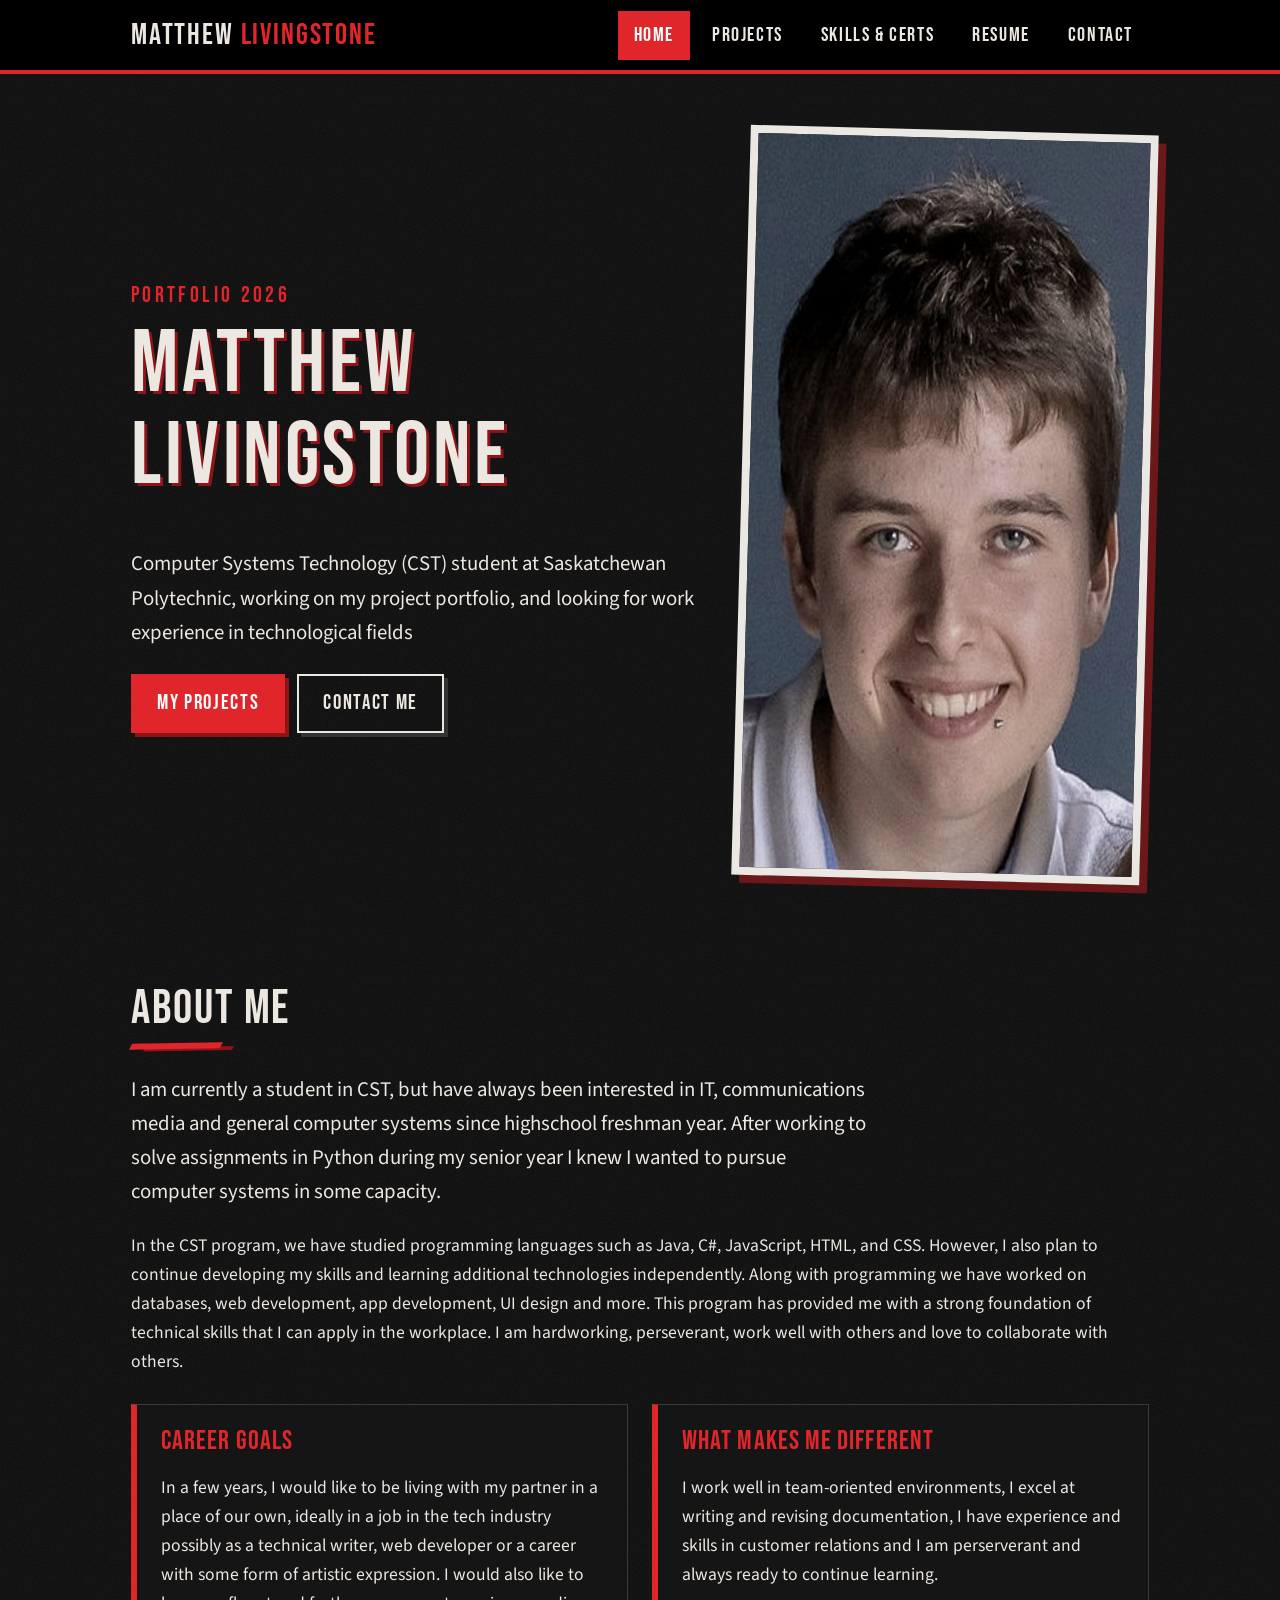
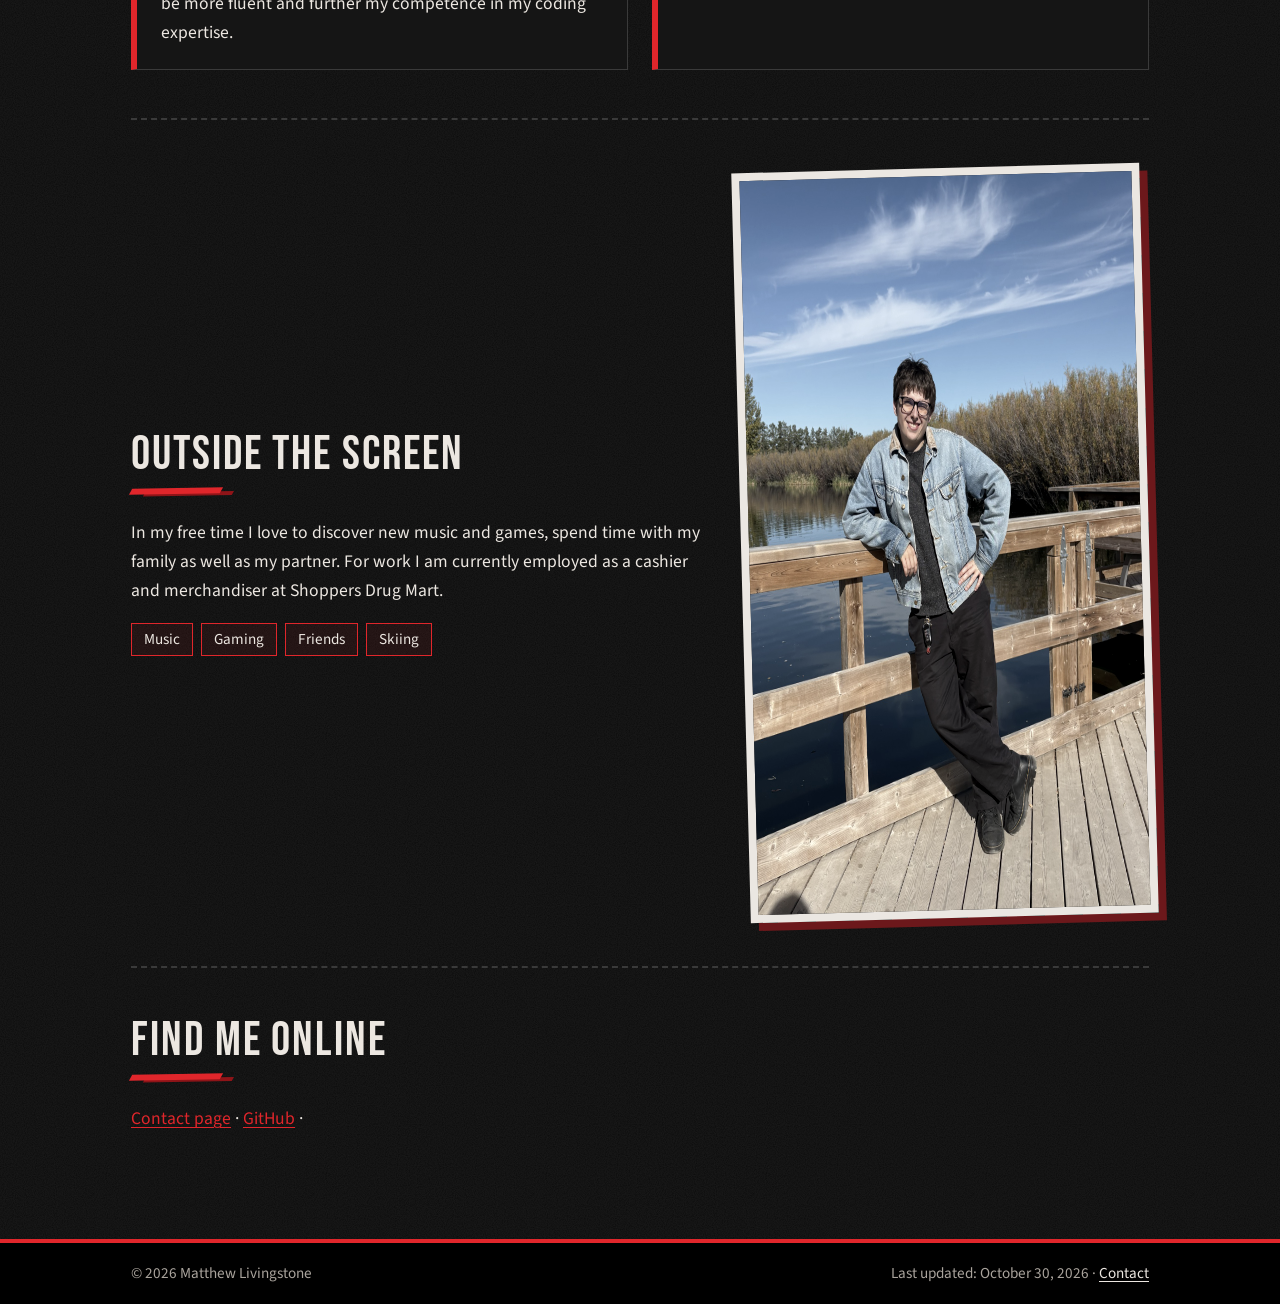
<file: index.html>
<!DOCTYPE html>
<html lang="en">
<head>
  <meta charset="UTF-8">
  <meta name="viewport" content="width=device-width, initial-scale=1">
  <title>Matthew Livingstone | Home &amp; About Me</title>
  <meta name="description" content="Portfolio of Matthew Livingstone: about me, projects, skills, resume and contact information.">
  <link rel="stylesheet" href="css/style.css">
</head>
<body>

<header class="site-header">
  <div class="bar">
    <a class="logo" href="index.html">Matthew <span>LIVINGSTONE</span></a>
    <nav aria-label="Main navigation">
      <ul>
        <li><a href="index.html" aria-current="page">Home</a></li>
        <li><a href="projects.html">Projects</a></li>
        <li><a href="skills.html">Skills &amp; Certs</a></li>
        <li><a href="resume.html">Resume</a></li>
        <li><a href="contact.html">Contact</a></li>
      </ul>
    </nav>
  </div>
</header>

<main>

  <!-- HOME / HERO -->
  <div class="hero">
    <div>
      <p class="kicker">Portfolio 2026</p>
      <h1>Matthew Livingstone</h1>
      <p class="lead">
        Computer Systems Technology (CST) student at 
        Saskatchewan Polytechnic, working on my project portfolio, and looking for
        work experience in technological fields
      </p>
      <div class="buttons">
        <a class="btn" href="projects.html">My Projects</a>
        <a class="btn ghost" href="contact.html">Contact Me</a>
      </div>
    </div>
    <figure class="photo">
      <img src="images/profile-professional.jpg" alt="Professional headshot of Matthew Livingstone" width="600" height="750">
    </figure>
  </div>

  <!-- ABOUT ME -->
  <section id="about">
    <h2>About Me</h2>
    <p class="lead">
      I am currently a student in CST, but have always been interested in IT, communications media and general computer systems since highschool freshman year. After working to solve assignments in Python during my senior year I knew I wanted to pursue computer systems in some capacity.
    </p>
    <p>
     In the CST program, we have studied programming languages such as Java, C#, JavaScript, HTML, and CSS. However, I also plan to continue developing my skills and learning additional technologies independently.
      Along with programming we have worked on databases, web development, app development, UI design and more. This program has provided me with a strong foundation of technical skills that I can apply in the workplace. I am hardworking, perseverant, work well with others and love to collaborate with others.
    </p>

    <div class="grid two" style="margin-top: 28px;">
      <div class="card">
        <h3>Career Goals</h3>
        <p>
          In a few years, I would like to be living with my partner in a place of our own, ideally in a job in the tech industry possibly as a technical writer, web developer or a career with some form of artistic
          expression. I would also like to be more fluent and further my competence in my coding expertise.
      </div>
      <div class="card">
        <h3>What Makes Me Different</h3>
        <p>
          I work well in team-oriented environments, I excel at writing and revising documentation, I have experience and skills in customer relations and I am perserverant and always ready to continue learning.
        </p>
      </div>
    </div>
  </section>

  <!-- INTERESTS -->
  <section id="interests">
    <div class="hero" style="padding: 0;">
      <div>
        <h2>Outside the Screen</h2>
        <p>
          In my free time I love to discover new music and games, spend time with my family as well as my partner. For work I am currently employed as a cashier and merchandiser at Shoppers Drug Mart.
        </p>
        <ul class="tags">
          <li>Music</li>
          <li>Gaming</li>
          <li>Friends</li>
          <li>Skiing</li>
        </ul>
      </div>
      <figure class="photo alt">
        <img src="images/profile-casual.jpg" alt="Casual photo of Matthew Livingstone" width="600" height="750">
      </figure>
    </div>
  </section>

  <!-- QUICK CONTACT -->
  <section id="quick-contact">
    <h2>Find Me Online</h2>
    <p>
      <a href="contact.html">Contact page</a> &middot;
      <a href="https://github.com/glubbaglorbus">GitHub</a> &middot;
    </p>
  </section>

</main>

<footer class="site-footer">
  <div class="bar">
    <span>&copy; 2026 Matthew Livingstone</span>
    <span>Last updated: October 30, 2026 &middot; <a href="contact.html">Contact</a></span>
  </div>
</footer>

</body>
</html>
</file>
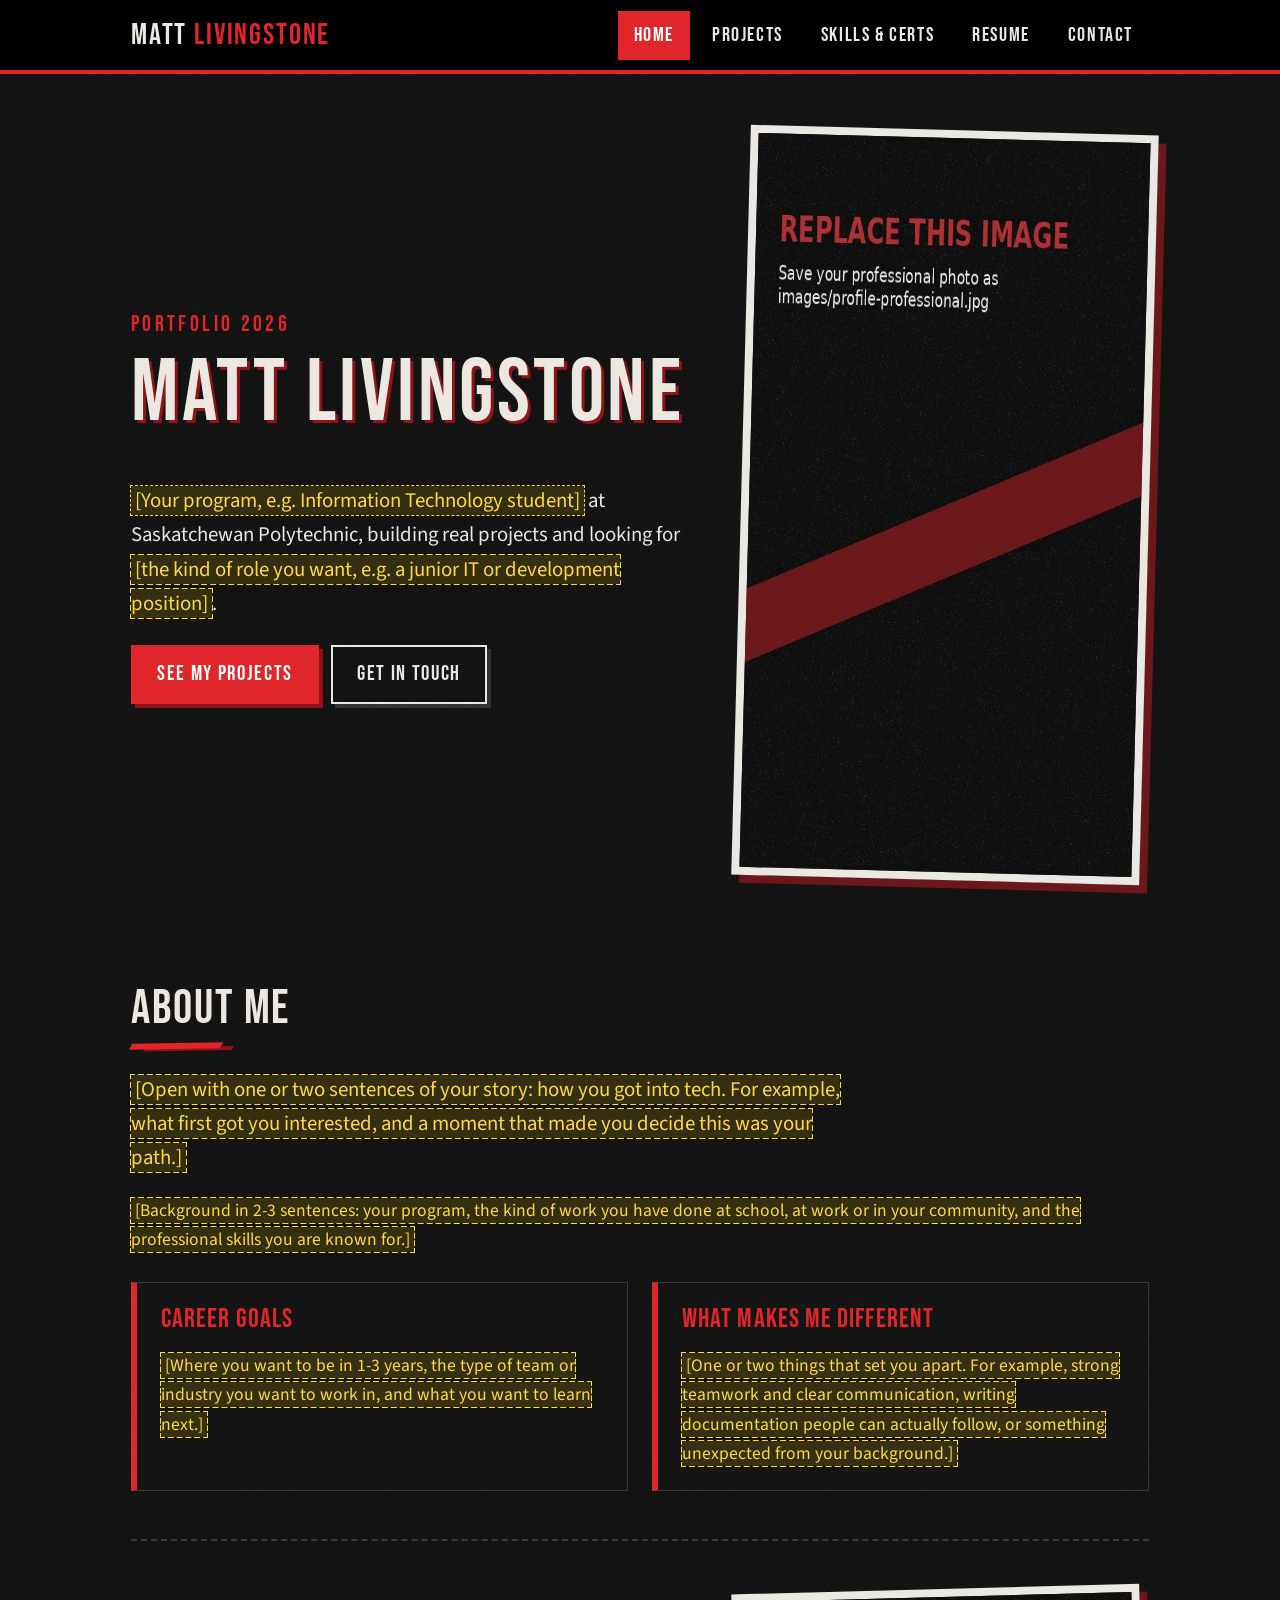
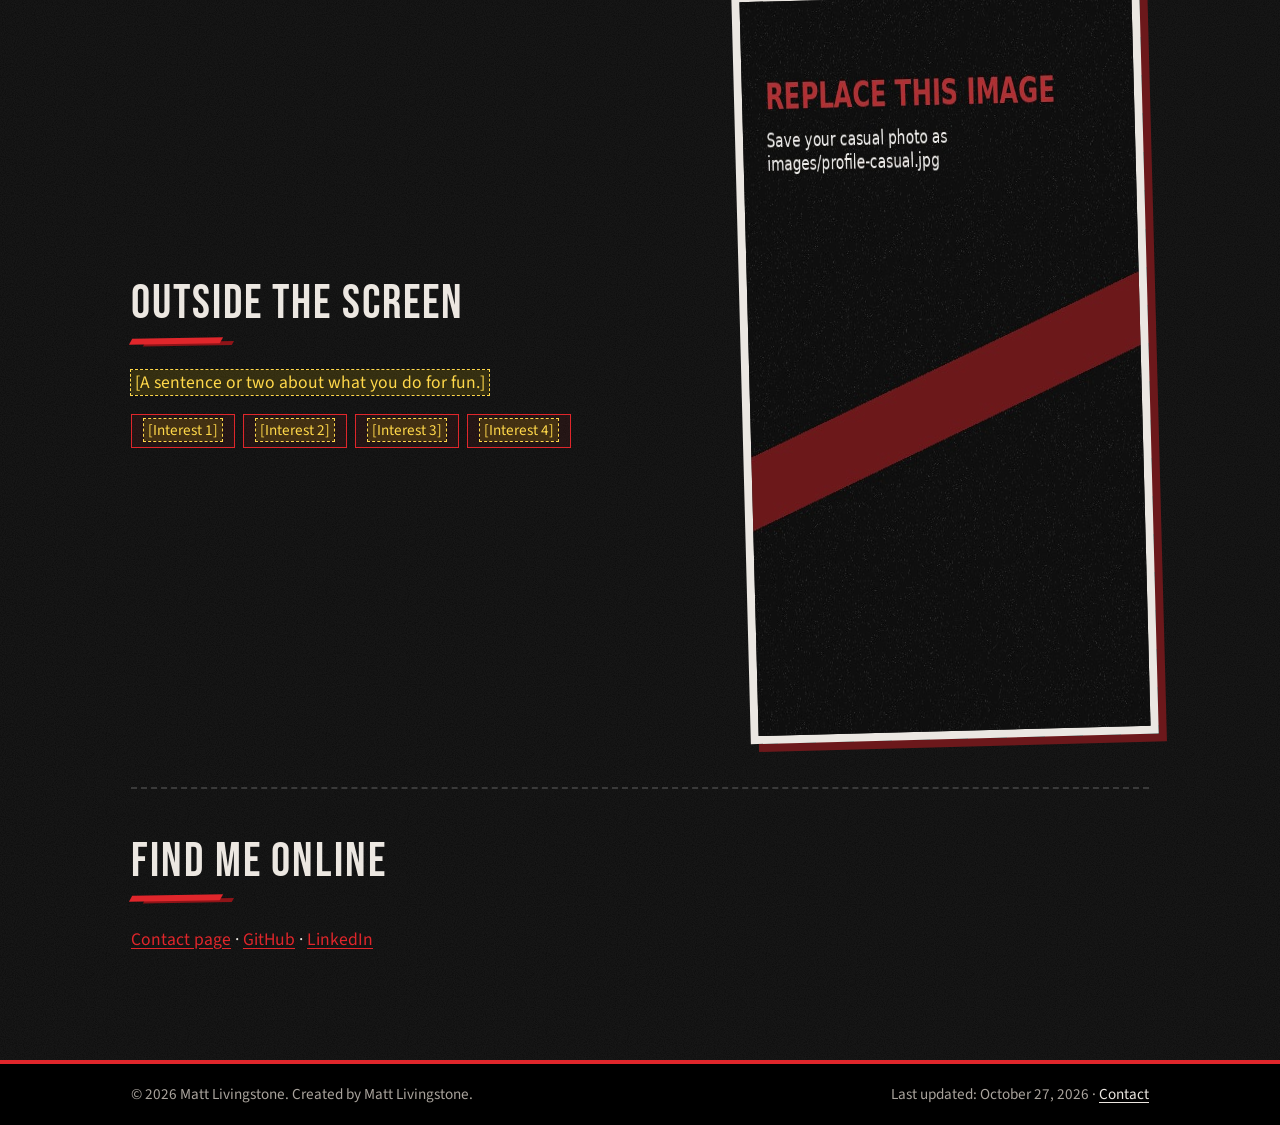
<file: portfolio/index.html>
<!DOCTYPE html>
<html lang="en">
<head>
  <meta charset="UTF-8">
  <meta name="viewport" content="width=device-width, initial-scale=1">
  <title>Matt Livingstone | Home &amp; About Me</title>
  <meta name="description" content="Portfolio of Matt Livingstone: about me, projects, skills, resume and contact information.">
  <link rel="stylesheet" href="css/style.css">
</head>
<body>

<header class="site-header">
  <div class="bar">
    <a class="logo" href="index.html">MATT <span>LIVINGSTONE</span></a>
    <nav aria-label="Main navigation">
      <ul>
        <li><a href="index.html" aria-current="page">Home</a></li>
        <li><a href="projects.html">Projects</a></li>
        <li><a href="skills.html">Skills &amp; Certs</a></li>
        <li><a href="resume.html">Resume</a></li>
        <li><a href="contact.html">Contact</a></li>
      </ul>
    </nav>
  </div>
</header>

<main>

  <!-- HOME / HERO -->
  <div class="hero">
    <div>
      <p class="kicker">Portfolio 2026</p>
      <h1>Matt Livingstone</h1>
      <p class="lead">
        <mark class="fill">[Your program, e.g. Information Technology student]</mark> at
        Saskatchewan Polytechnic, building real projects and looking for
        <mark class="fill">[the kind of role you want, e.g. a junior IT or development position]</mark>.
      </p>
      <div class="buttons">
        <a class="btn" href="projects.html">See My Projects</a>
        <a class="btn ghost" href="contact.html">Get In Touch</a>
      </div>
    </div>
    <figure class="photo">
      <img src="images/profile-professional.jpg" alt="Professional headshot of Matt Livingstone" width="600" height="750">
    </figure>
  </div>

  <!-- ABOUT ME -->
  <section id="about">
    <h2>About Me</h2>
    <p class="lead">
      <mark class="fill">[Open with one or two sentences of your story: how you got into tech. For example, what first got you interested, and a moment that made you decide this was your path.]</mark>
    </p>
    <p>
      <mark class="fill">[Background in 2-3 sentences: your program, the kind of work you have done at school, at work or in your community, and the professional skills you are known for.]</mark>
    </p>

    <div class="grid two" style="margin-top: 28px;">
      <div class="card">
        <h3>Career Goals</h3>
        <p>
          <mark class="fill">[Where you want to be in 1-3 years, the type of team or industry you want to work in, and what you want to learn next.]</mark>
        </p>
      </div>
      <div class="card">
        <h3>What Makes Me Different</h3>
        <p>
          <mark class="fill">[One or two things that set you apart. For example, strong teamwork and clear communication, writing documentation people can actually follow, or something unexpected from your background.]</mark>
        </p>
      </div>
    </div>
  </section>

  <!-- INTERESTS -->
  <section id="interests">
    <div class="hero" style="padding: 0;">
      <div>
        <h2>Outside the Screen</h2>
        <p>
          <mark class="fill">[A sentence or two about what you do for fun.]</mark>
        </p>
        <ul class="tags">
          <li><mark class="fill">[Interest 1]</mark></li>
          <li><mark class="fill">[Interest 2]</mark></li>
          <li><mark class="fill">[Interest 3]</mark></li>
          <li><mark class="fill">[Interest 4]</mark></li>
        </ul>
      </div>
      <figure class="photo alt">
        <img src="images/profile-casual.jpg" alt="Casual photo of Matt Livingstone" width="600" height="750">
      </figure>
    </div>
  </section>

  <!-- QUICK CONTACT -->
  <section id="quick-contact">
    <h2>Find Me Online</h2>
    <p>
      <a href="contact.html">Contact page</a> &middot;
      <a href="https://github.com/YOUR-GITHUB-USERNAME">GitHub</a> &middot;
      <a href="https://www.linkedin.com/in/YOUR-LINKEDIN-NAME">LinkedIn</a>
    </p>
  </section>

</main>

<footer class="site-footer">
  <div class="bar">
    <span>&copy; 2026 Matt Livingstone. Created by Matt Livingstone.</span>
    <span>Last updated: October 27, 2026 &middot; <a href="contact.html">Contact</a></span>
  </div>
</footer>

</body>
</html>
</file>
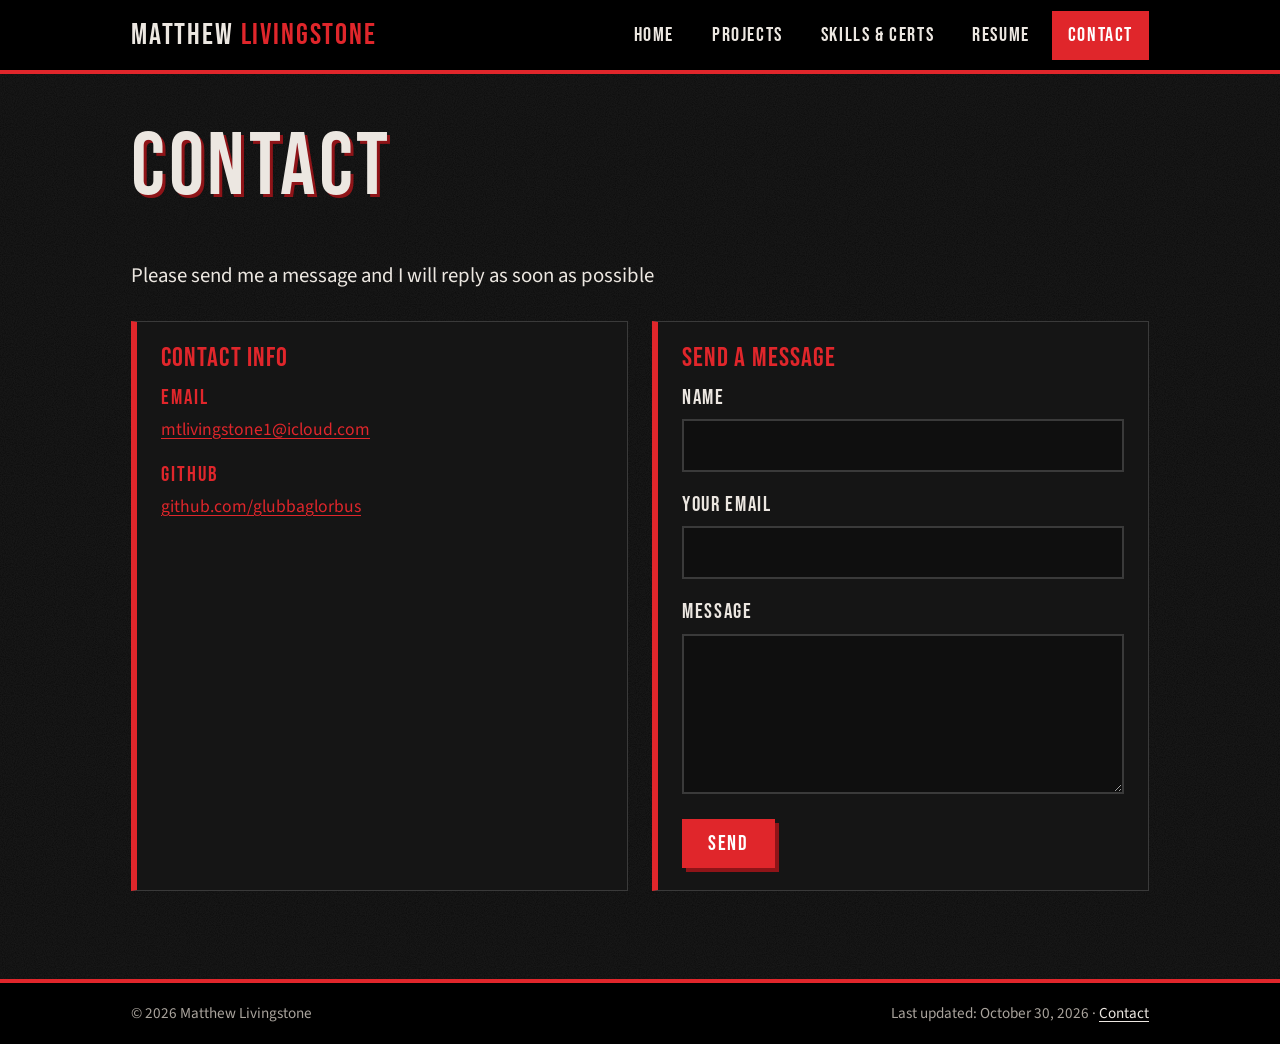
<file: contact.html>
<!DOCTYPE html>
<html lang="en">
<head>
  <meta charset="UTF-8">
  <meta name="viewport" content="width=device-width, initial-scale=1">
  <title>Matthew Livingstone | Contact</title>
  <meta name="description" content="Contact Matthew Livingstone by email, LinkedIn, GitHub or the contact form.">
  <link rel="stylesheet" href="css/style.css">
</head>
<body>

<header class="site-header">
  <div class="bar">
    <a class="logo" href="index.html">MATTHEW <span>LIVINGSTONE</span></a>
    <nav aria-label="Main navigation">
      <ul>
        <li><a href="index.html">Home</a></li>
        <li><a href="projects.html">Projects</a></li>
        <li><a href="skills.html">Skills &amp; Certs</a></li>
        <li><a href="resume.html">Resume</a></li>
        <li><a href="contact.html" aria-current="page">Contact</a></li>
      </ul>
    </nav>
  </div>
</header>

<main>

  <section>
    <h1>Contact</h1>
    <p class="lead">
      Please send me a message and I will reply as soon as possible
    </p>

    <div class="grid two" style="margin-top: 28px;">

      <div class="card">
        <h3>Contact Info</h3>
        <ul class="contact-list">
          <li><strong>Email</strong>
            <a href="mailto:mtlivingstone1@icloud.com">mtlivingstone1@icloud.com</a></li>
          <li><strong>GitHub</strong>
            <a href="https://github.com/glubbaglorbus">github.com/glubbaglorbus</a></li>
        </ul>
      </div>

      <div class="card">
        <h3>Send a Message</h3>
        <!-- This form opens the visitor's email app, addressed to you.
             To make it send straight from the page instead, see the README (Formspree). -->
        <form action="mailto:mtlivingstone1@icloud.com" method="post" enctype="text/plain">
          <div>
            <label for="name">Name</label>
            <input type="text" id="name" name="Name" required>
          </div>
          <div>
            <label for="email">Your Email</label>
            <input type="email" id="email" name="Email" required>
          </div>
          <div>
            <label for="message">Message</label>
            <textarea id="message" name="Message" required></textarea>
          </div>
          <button class="btn" type="submit">Send</button>
        </form>
      </div>

    </div>
  </section>

</main>

<footer class="site-footer">
  <div class="bar">
    <span>&copy; 2026 Matthew Livingstone</span>
    <span>Last updated: October 30, 2026 &middot; <a href="contact.html">Contact</a></span>
  </div>
</footer>

</body>
</html>
</file>
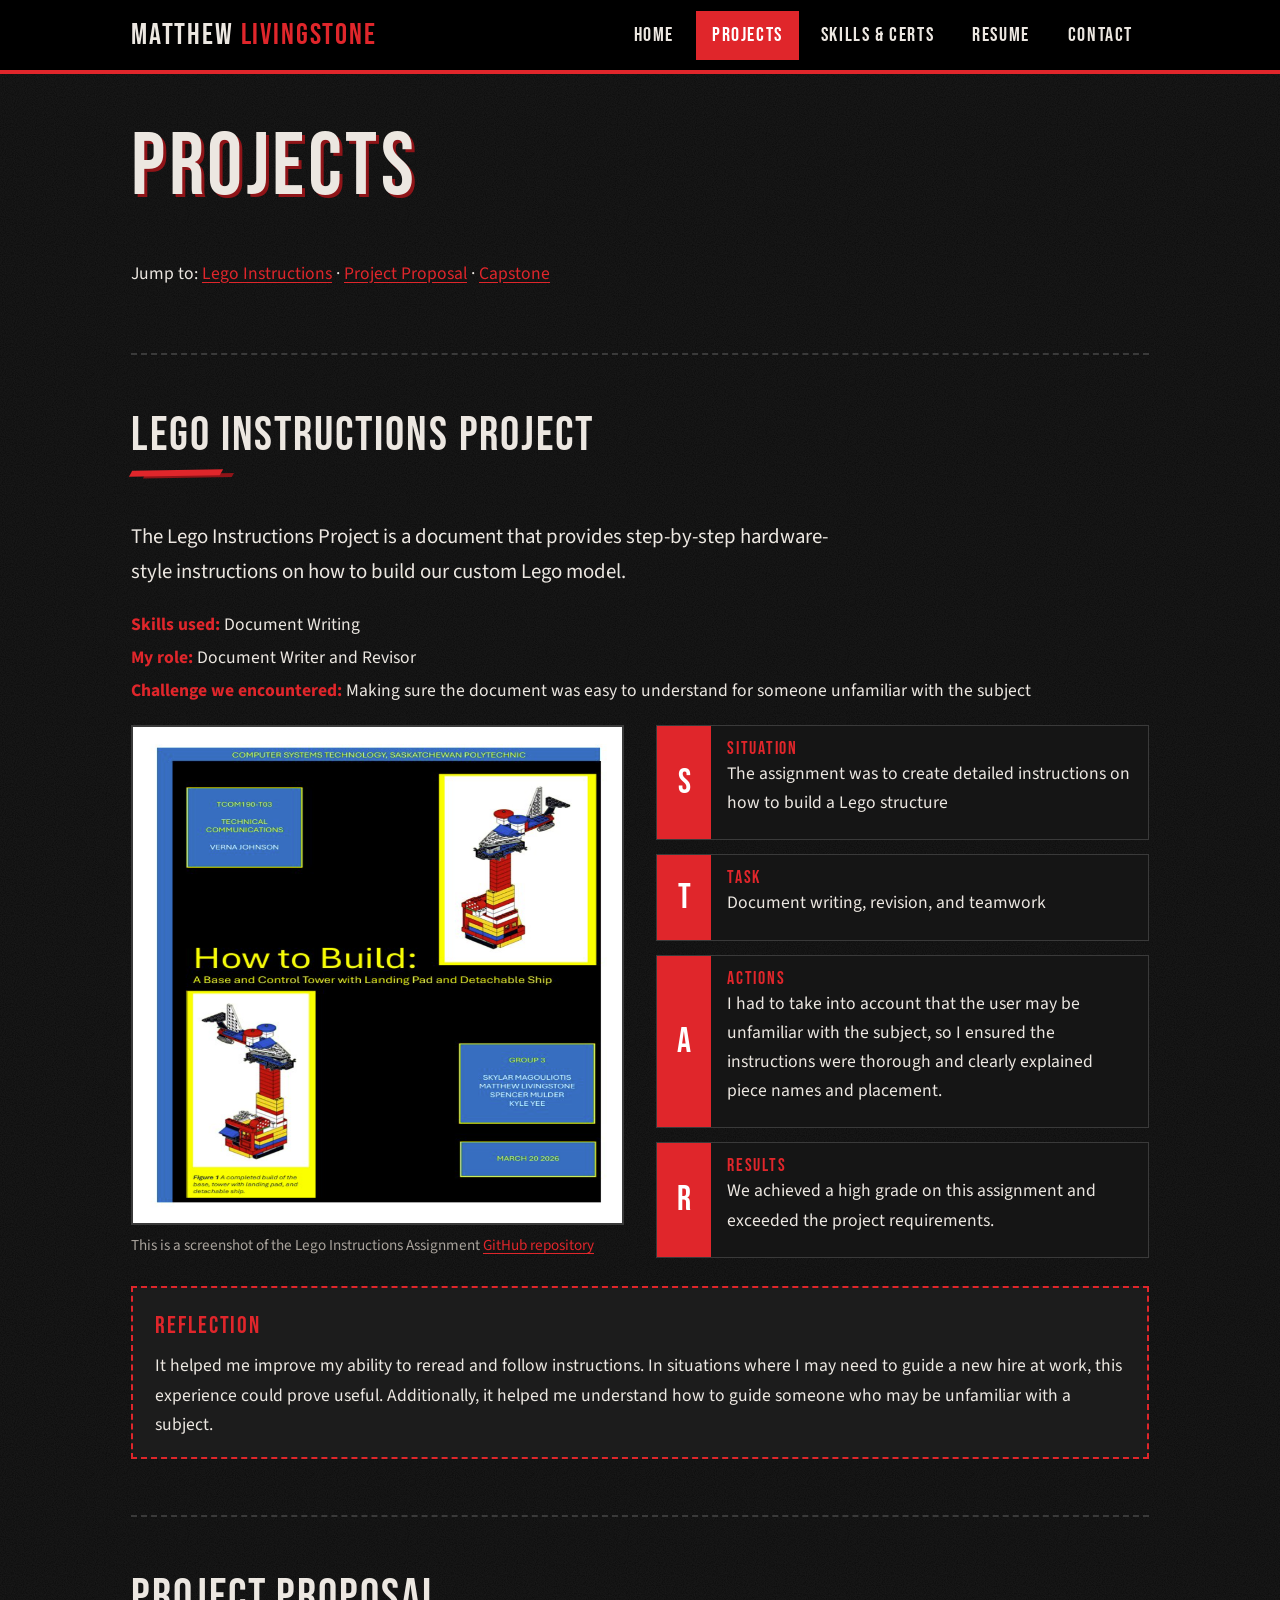
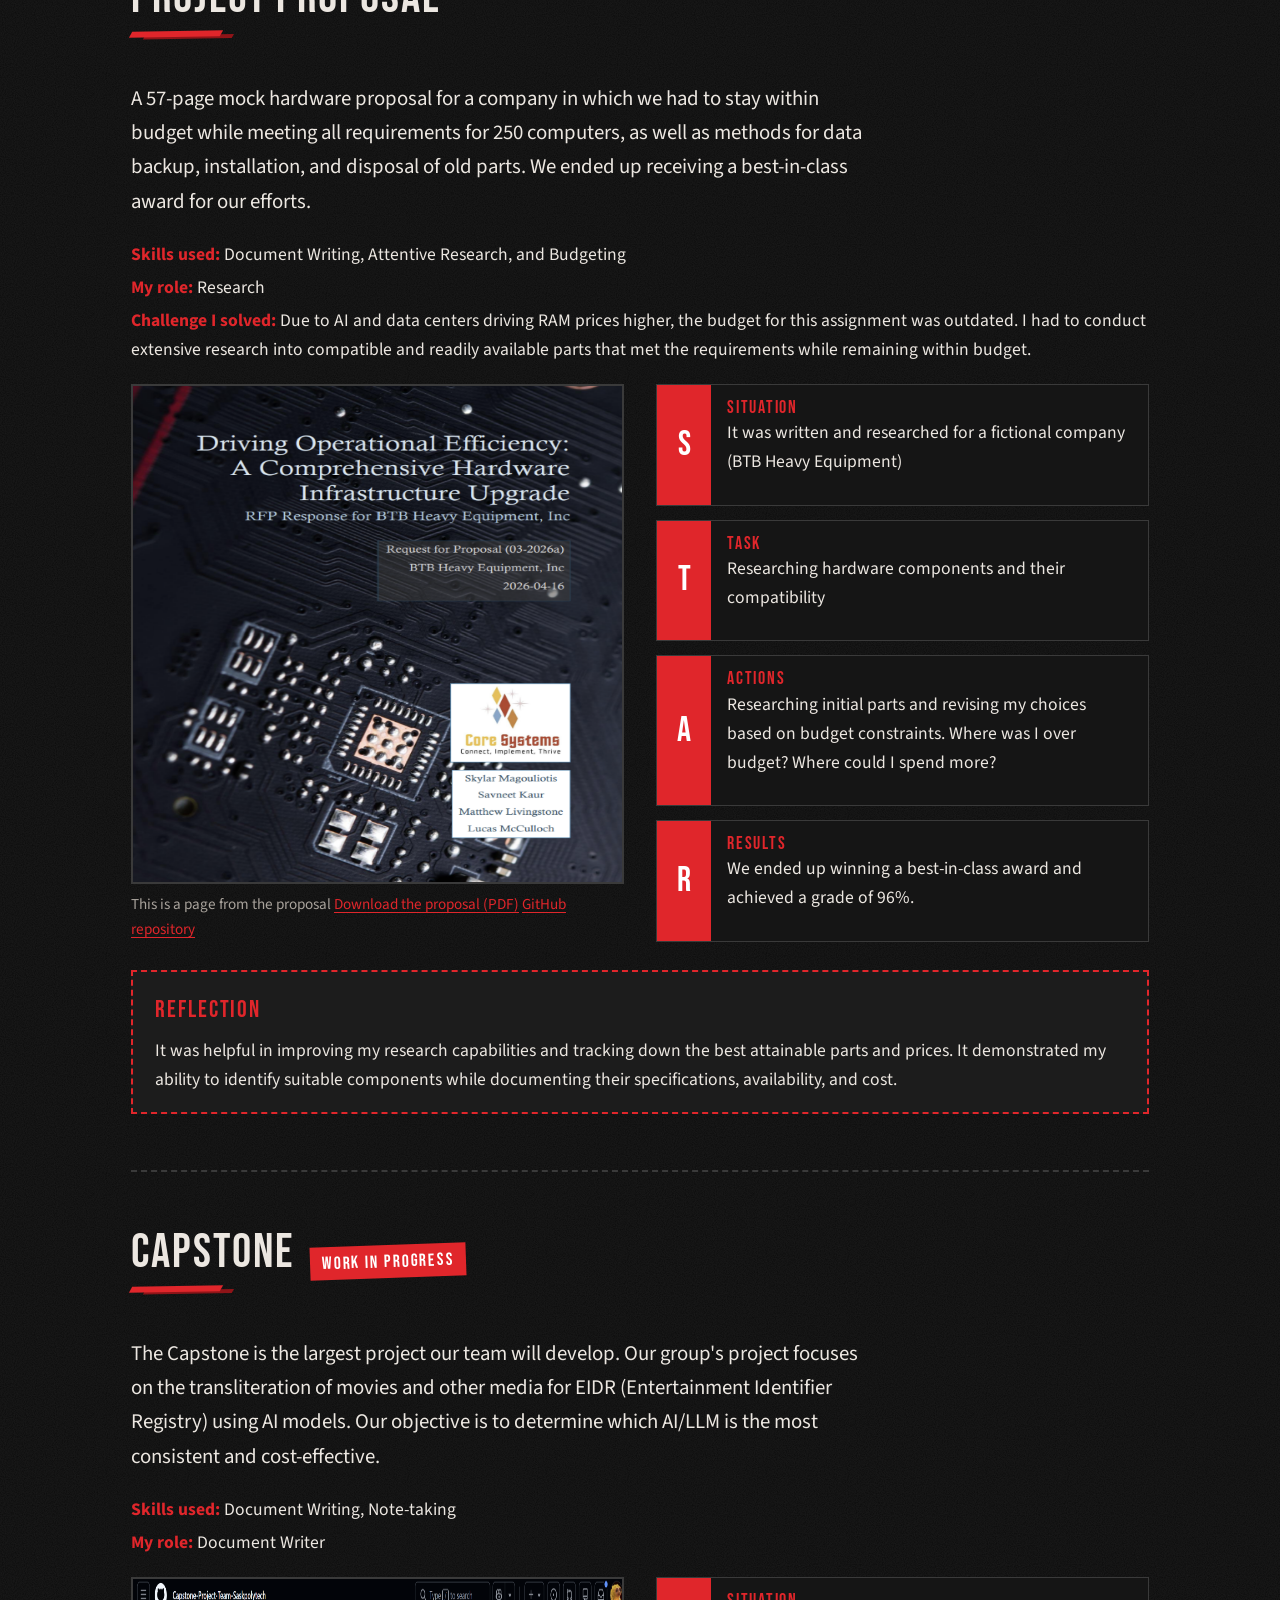
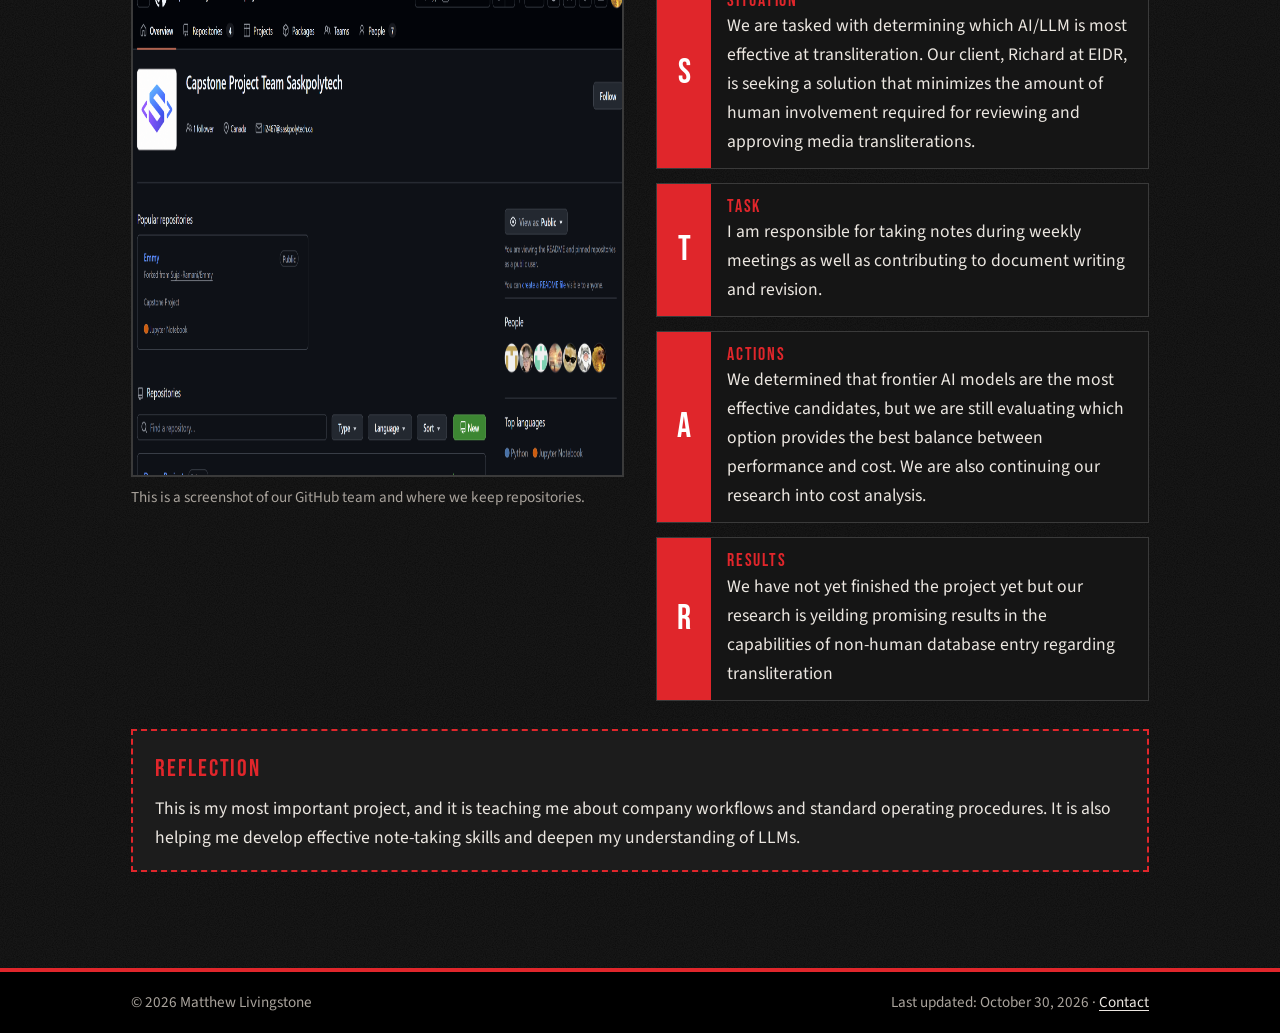
<file: projects.html>
<!DOCTYPE html>
<html lang="en">
<head>
  <meta charset="UTF-8">
  <meta name="viewport" content="width=device-width, initial-scale=1">
  <title>Matthew Livingstone | Projects</title>
  <meta name="description" content="Three projects by Matthew Livingstone, each explained with the STAR method: Situation, Task, Action, Result.">
  <link rel="stylesheet" href="css/style.css">
</head>
<body>

<header class="site-header">
  <div class="bar">
    <a class="logo" href="index.html">MATTHEW <span>LIVINGSTONE</span></a>
    <nav aria-label="Main navigation">
      <ul>
        <li><a href="index.html">Home</a></li>
        <li><a href="projects.html" aria-current="page">Projects</a></li>
        <li><a href="skills.html">Skills &amp; Certs</a></li>
        <li><a href="resume.html">Resume</a></li>
        <li><a href="contact.html">Contact</a></li>
      </ul>
    </nav>
  </div>
</header>

<main>

  <section>
    <h1>Projects</h1>
      Jump to:
      <a href="#lego-instructions">Lego Instructions</a> &middot;
      <a href="#project-proposal">Project Proposal</a> &middot;
      <a href="#capstone">Capstone</a>
    </p>
  </section>

  <article class="project" id="lego-instructions" style="border-top: 2px dashed var(--line);">
    <div class="project-head">
      <h2>Lego Instructions Project</h2>
    </div>

    <p class="lead">
      The Lego Instructions Project is a document that provides step-by-step hardware-style instructions on how to build our custom Lego model.
    </p>

    <ul class="meta">
      <li><strong>Skills used:</strong> Document Writing</li>
      <li><strong>My role:</strong> Document Writer and Revisor</li>
      <li><strong>Challenge we encountered:</strong> Making sure the document was easy to understand for someone unfamiliar with the subject</li>
    </ul>

    <div class="project-body">
      <figure class="artifact">
        <img src="images/lego-project.jpg" alt="Screenshot of the Lego project" width="800" height="500">
        <figcaption>
          This is a screenshot of the Lego Instructions Assignment
          <a href="https://github.com/skycreated/Lego-Instructions-Document">GitHub repository</a>
        </figcaption>
      </figure>

      <ol class="star">
        <li><b>S</b><span class="label">Situation</span>
          The assignment was to create detailed instructions on how to build a Lego structure
        </li>

        <li><b>T</b><span class="label">Task</span>
          Document writing, revision, and teamwork
        </li>

        <li><b>A</b><span class="label">Actions</span>
          I had to take into account that the user may be unfamiliar with the subject, so I ensured the instructions were thorough and clearly explained piece names and placement.
        </li>

        <li><b>R</b><span class="label">Results</span>
          We achieved a high grade on this assignment and exceeded the project requirements.
        </li>
      </ol>
    </div>

    <div class="reflection">
      <h4>Reflection</h4>
      <p>
        It helped me improve my ability to reread and follow instructions. In situations where I may need to guide a new hire at work, this experience could prove useful. Additionally, it helped me understand how to guide someone who may be unfamiliar with a subject.
      </p>
    </div>
  </article>

  <article class="project" id="project-proposal" style="border-top: 2px dashed var(--line);">
    <div class="project-head">
      <h2>Project Proposal</h2>
    </div>

    <p class="lead">
      A 57-page mock hardware proposal for a company in which we had to stay within budget while meeting all requirements for 250 computers, as well as methods for data backup, installation, and disposal of old parts. We ended up receiving a best-in-class award for our efforts.
    </p>

    <ul class="meta">
      <li><strong>Skills used:</strong> Document Writing, Attentive Research, and Budgeting</li>
      <li><strong>My role:</strong> Research</li>
      <li><strong>Challenge I solved:</strong> Due to AI and data centers driving RAM prices higher, the budget for this assignment was outdated. I had to conduct extensive research into compatible and readily available parts that met the requirements while remaining within budget.</li>
    </ul>

    <div class="project-body">
      <figure class="artifact">
        <img src="images/project-proposal.jpg" alt="Page from the project proposal document" width="800" height="500">
        <figcaption>
          This is a page from the proposal
          <a href="downloads/project-proposal.pdf">Download the proposal (PDF)</a>
          <a href="https://github.com/skycreated/Mock-Proposal-Response-To-RFP">GitHub repository</a>
        </figcaption>
      </figure>

      <ol class="star">
        <li><b>S</b><span class="label">Situation</span>
          It was written and researched for a fictional company (BTB Heavy Equipment)
        </li>

        <li><b>T</b><span class="label">Task</span>
          Researching hardware components and their compatibility
        </li>

        <li><b>A</b><span class="label">Actions</span>
          Researching initial parts and revising my choices based on budget constraints. Where was I over budget? Where could I spend more?
        </li>

        <li><b>R</b><span class="label">Results</span>
          We ended up winning a best-in-class award and achieved a grade of 96%.
        </li>
      </ol>
    </div>

    <div class="reflection">
      <h4>Reflection</h4>
      <p>
        It was helpful in improving my research capabilities and tracking down the best attainable parts and prices. It demonstrated my ability to identify suitable components while documenting their specifications, availability, and cost.
      </p>
    </div>
  </article>

  <article class="project" id="capstone" style="border-top: 2px dashed var(--line);">
    <div class="project-head">
      <h2>Capstone</h2>
      <span class="status">Work in progress</span>
    </div>

    <p class="lead">
      The Capstone is the largest project our team will develop. Our group's project focuses on the transliteration of movies and other media for EIDR (Entertainment Identifier Registry) using AI models. Our objective is to determine which AI/LLM is the most consistent and cost-effective.
    </p>

    <ul class="meta">
      <li><strong>Skills used:</strong> Document Writing, Note-taking</li>
      <li><strong>My role:</strong> Document Writer</li>
    </ul>

    <div class="project-body">
      <figure class="artifact">
        <img src="images/project-capstone.jpg" alt="Screenshot of the Capstone project in progress" width="800" height="500">
        <figcaption>
          This is a screenshot of our GitHub team and where we keep repositories.
        </figcaption>
      </figure>

      <ol class="star">
        <li><b>S</b><span class="label">Situation</span>
          We are tasked with determining which AI/LLM is most effective at transliteration. Our client, Richard at EIDR, is seeking a solution that minimizes the amount of human involvement required for reviewing and approving media transliterations.
        </li>

        <li><b>T</b><span class="label">Task</span>
          I am responsible for taking notes during weekly meetings as well as contributing to document writing and revision.
        </li>

        <li><b>A</b><span class="label">Actions</span>
          We determined that frontier AI models are the most effective candidates, but we are still evaluating which option provides the best balance between performance and cost. We are also continuing our research into cost analysis.
        </li>
        <li><b>R</b><span class="label">Results</span>
          We have not yet finished the project yet but our research is yeilding promising results in the capabilities of non-human database entry regarding transliteration
        </li>
      </ol>
    </div>
    

      <div class="reflection">
      <h4>Reflection</h4>
      <p>
        This is my most important project, and it is teaching me about company workflows and standard operating procedures. It is also helping me develop effective note-taking skills and deepen my understanding of LLMs.
      </p>
    </div>
  </article>

</main>

<footer class="site-footer">
  <div class="bar">
    <span>&copy; 2026 Matthew Livingstone</span>
    <span>Last updated: October 30, 2026 &middot; <a href="contact.html">Contact</a></span>
  </div>
</footer>

</body>
</html>
</file>
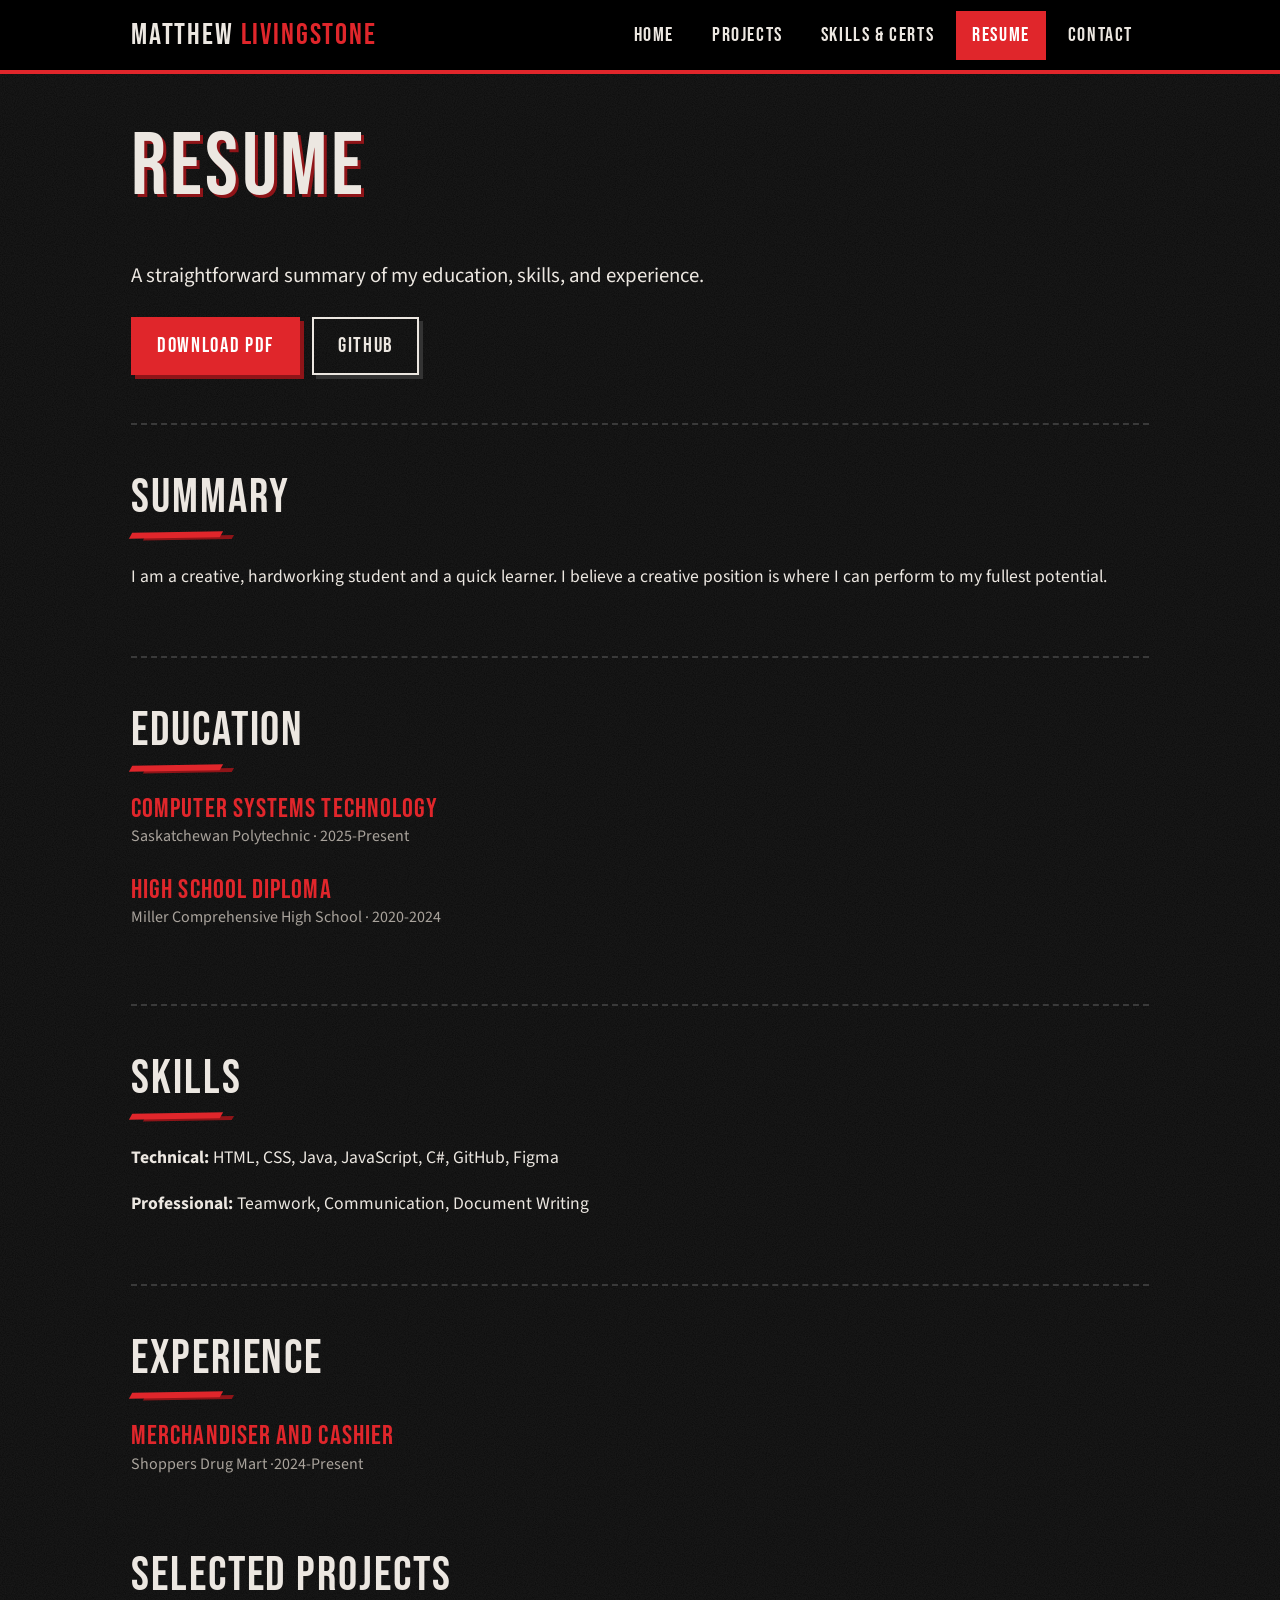
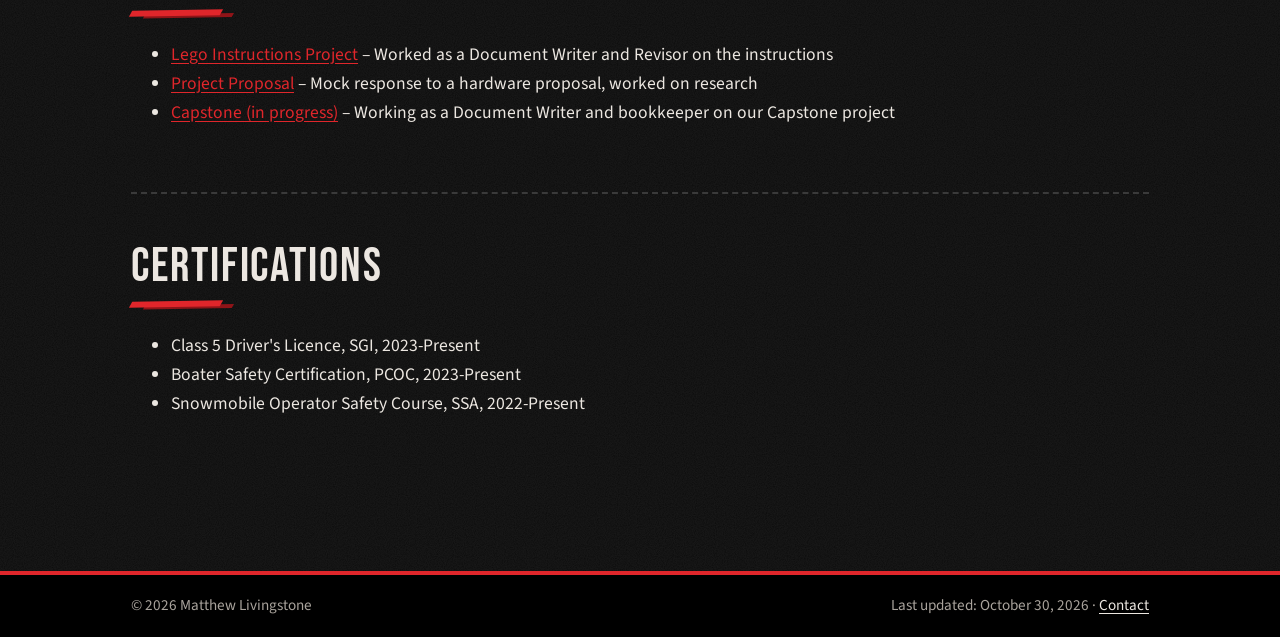
<file: resume.html>
<!DOCTYPE html>
<html lang="en">
<head>
  <meta charset="UTF-8">
  <meta name="viewport" content="width=device-width, initial-scale=1">
  <title>Matthew Livingstone | Resume</title>
  <meta name="description" content="Resume of Matthew Livingstone: education, skills, experience and certifications.">
  <link rel="stylesheet" href="css/style.css">
</head>
<body>

<header class="site-header">
  <div class="bar">
    <a class="logo" href="index.html">MATTHEW <span>LIVINGSTONE</span></a>
    <nav aria-label="Main navigation">
      <ul>
        <li><a href="index.html">Home</a></li>
        <li><a href="projects.html">Projects</a></li>
        <li><a href="skills.html">Skills &amp; Certs</a></li>
        <li><a href="resume.html" aria-current="page">Resume</a></li>
        <li><a href="contact.html">Contact</a></li>
      </ul>
    </nav>
  </div>
</header>

<main>

  <section>
    <h1>Resume</h1>
    <p class="lead">
      A straightforward summary of my education, skills, and experience.
    </p>
    <div class="buttons">
      <a class="btn" href="downloads/Matthew_Livingstone_Resume.pdf" download>Download PDF</a>
      <a class="btn ghost" href="https://github.com/glubbaglorbus" target="_blank" rel="noopener noreferrer">GitHub</a>
    </div>
  </section>

  <section id="summary">
    <h2>Summary</h2>
    <p>
      I am a creative, hardworking student and a quick learner. I believe a creative position is where I can perform to my fullest potential.
    </p>
  </section>

  <section id="education">
    <h2>Education</h2>
    <div class="resume-item">
      <h3>Computer Systems Technology</h3>
      <p class="when">Saskatchewan Polytechnic &middot; 2025-Present </p>
    </div>
    <div class="resume-item">
      <h3>High School Diploma</h3>
      <p class="when">Miller Comprehensive High School &middot; 2020-2024 </p>
    </div>
  </section>

  <section id="resume-skills">
    <h2>Skills</h2>
    <p><strong>Technical:</strong> HTML, CSS, Java, JavaScript, C#, GitHub, Figma
    <p><strong>Professional:</strong> Teamwork, Communication, Document Writing</p>
  </section>

  <section id="experience">
    <h2>Experience</h2>
    <div class="resume-item">
      <h3>Merchandiser and Cashier</h3>
      <p class="when">Shoppers Drug Mart &middot;2024-Present</p>
    </div>

  <section id="resume-projects">
    <h2>Selected Projects</h2>
    <ul>
      <li><a href="projects.html#lego-instructions">Lego Instructions Project</a> &ndash; Worked as a Document Writer and Revisor on the instructions</li>
      <li><a href="projects.html#project-proposal">Project Proposal</a> &ndash; Mock response to a hardware proposal, worked on research</li>
      <li><a href="projects.html#capstone">Capstone (in progress)</a> &ndash; Working as a Document Writer and bookkeeper on our Capstone project</li>
    </ul>
  </section>

  <section id="resume-certs">
    <h2>Certifications</h2>
    <ul>
      <li>Class 5 Driver's Licence, SGI, 2023-Present</li>
      <li>Boater Safety Certification, PCOC, 2023-Present</li>
      <li>Snowmobile Operator Safety Course, SSA, 2022-Present</li>
    </ul>
  </section>

</main>

<footer class="site-footer">
  <div class="bar">
    <span>&copy; 2026 Matthew Livingstone</span>
    <span>Last updated: October 30, 2026 &middot; <a href="contact.html">Contact</a></span>
  </div>
</footer>

</body>
</html>
</file>
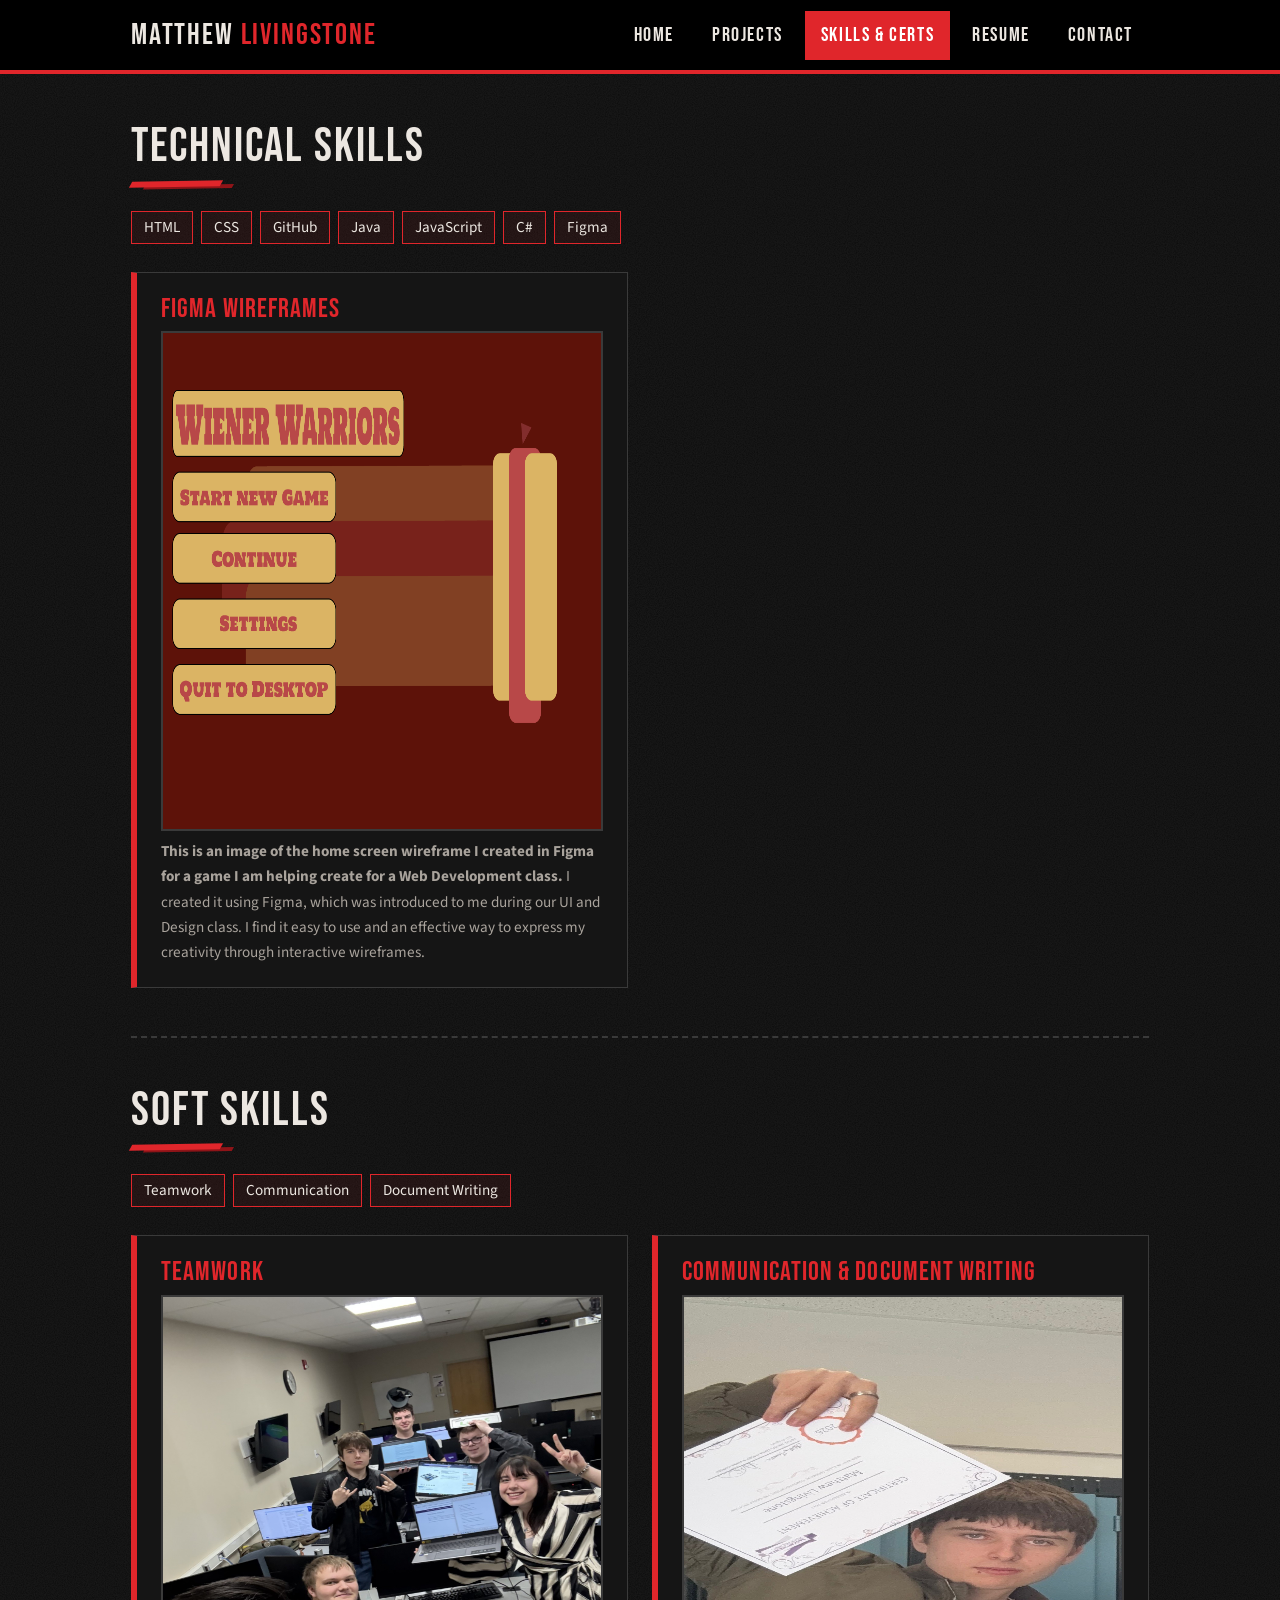
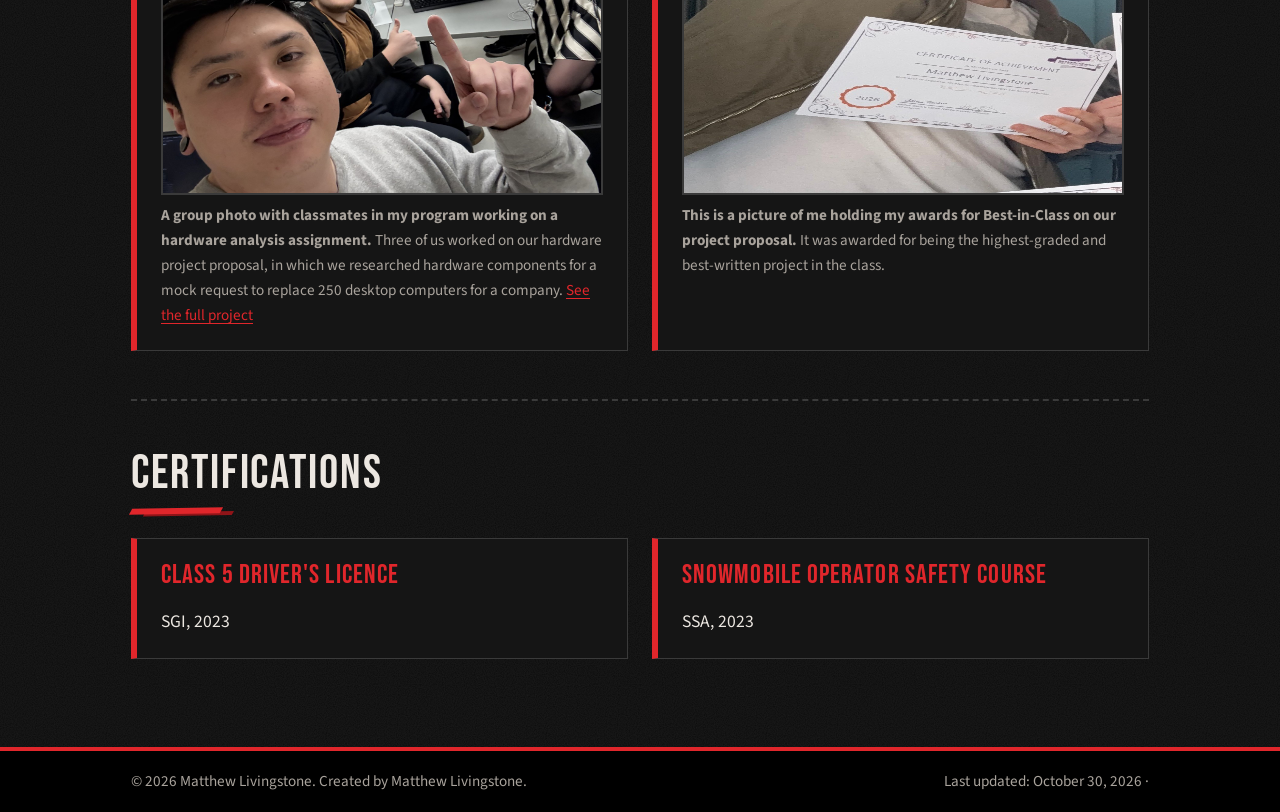
<file: skills.html>
<!DOCTYPE html>
<html lang="en">
<head>
  <meta charset="UTF-8">
  <meta name="viewport" content="width=device-width, initial-scale=1">
  <title>Matthew Livingstone | Skills & Certifications</title>
  <meta name="description" content="Technical skills, soft skills and certifications of Matthew Livingstone, each backed by an example.">
  <link rel="stylesheet" href="css/style.css">
</head>
<body>

<header class="site-header">
  <div class="bar">
    <a class="logo" href="index.html">MATTHEW <span>LIVINGSTONE</span></a>
    <nav aria-label="Main navigation">
      <ul>
        <li><a href="index.html">Home</a></li>
        <li><a href="projects.html">Projects</a></li>
        <li><a href="skills.html" aria-current="page">Skills &amp; Certs</a></li>
        <li><a href="resume.html">Resume</a></li>
        <li><a href="contact.html">Contact</a></li>
      </ul>
    </nav>
  </div>
</header>

<main>

  <!-- TECHNICAL SKILLS -->
  <section id="technical">
    <h2>Technical Skills</h2>
    <ul class="tags">
      <li>HTML</li>
      <li>CSS</li>
      <li>GitHub</li>
      <li>Java</li>
      <li>JavaScript</li>
      <li>C#</li>
      <li>Figma</li>
    </ul>

    <div class="grid two" style="margin-top: 28px;">
      <figure class="artifact card">
        <h3>Figma Wireframes</h3>
        <img src="images/skill-technical-1.jpg" alt="Example of my technical work" width="800" height="500">
        <figcaption>
          <strong>This is an image of the home screen wireframe I created in Figma for a game I am helping create for a Web Development class.</strong>
          I created it using Figma, which was introduced to me during our UI and Design class. I find it easy to use and an effective way to express my creativity through interactive wireframes.
        </figcaption>
      </figure>
    </div>
  </section>

  <!-- SOFT SKILLS -->
  <section id="soft">
    <h2>Soft Skills</h2>
    <ul class="tags">
      <li>Teamwork</li>
      <li>Communication</li>
      <li>Document Writing</li>
    </ul>

    <div class="grid two" style="margin-top: 28px;">
      <figure class="artifact card">
        <h3>Teamwork</h3>
        <img src="images/skill-soft-1.jpg" alt="Example of my teamwork" width="800" height="500">
        <figcaption>
          <strong>A group photo with classmates in my program working on a hardware analysis assignment.</strong>
          Three of us worked on our hardware project proposal, in which we researched hardware components for a mock request to replace 250 desktop computers for a company.

          <a href="projects.html#project-proposal">See the full project</a>
        </figcaption>
      </figure>

      <figure class="artifact card">
        <h3>Communication &amp; Document Writing</h3>
        <img src="images/skill-soft-2.jpg" alt="Example of my written communication" width="800" height="500">
        <figcaption>
          <strong>This is a picture of me holding my awards for Best-in-Class on our project proposal.</strong>
          It was awarded for being the highest-graded and best-written project in the class.
        </figcaption>
      </figure>
    </div>
  </section>

  <!-- CERTIFICATIONS -->
  <section id="certifications">
    <h2>Certifications</h2>
    <div class="grid two">
      <div class="card">
        <h3>Class 5 Driver's Licence</h3>
        <p>SGI, 2023</p>
      </div>

      <div class="card">
        <h3>Snowmobile Operator Safety Course</h3>
        <p>SSA, 2023</p>
      </div>
    </div>
  </section>

</main>

<footer class="site-footer">
  <div class="bar">
    <span>&copy; 2026 Matthew Livingstone. Created by Matthew Livingstone.</span>
    <span>Last updated: October 30, 2026 &middot; <a href="contact.html">
</file>
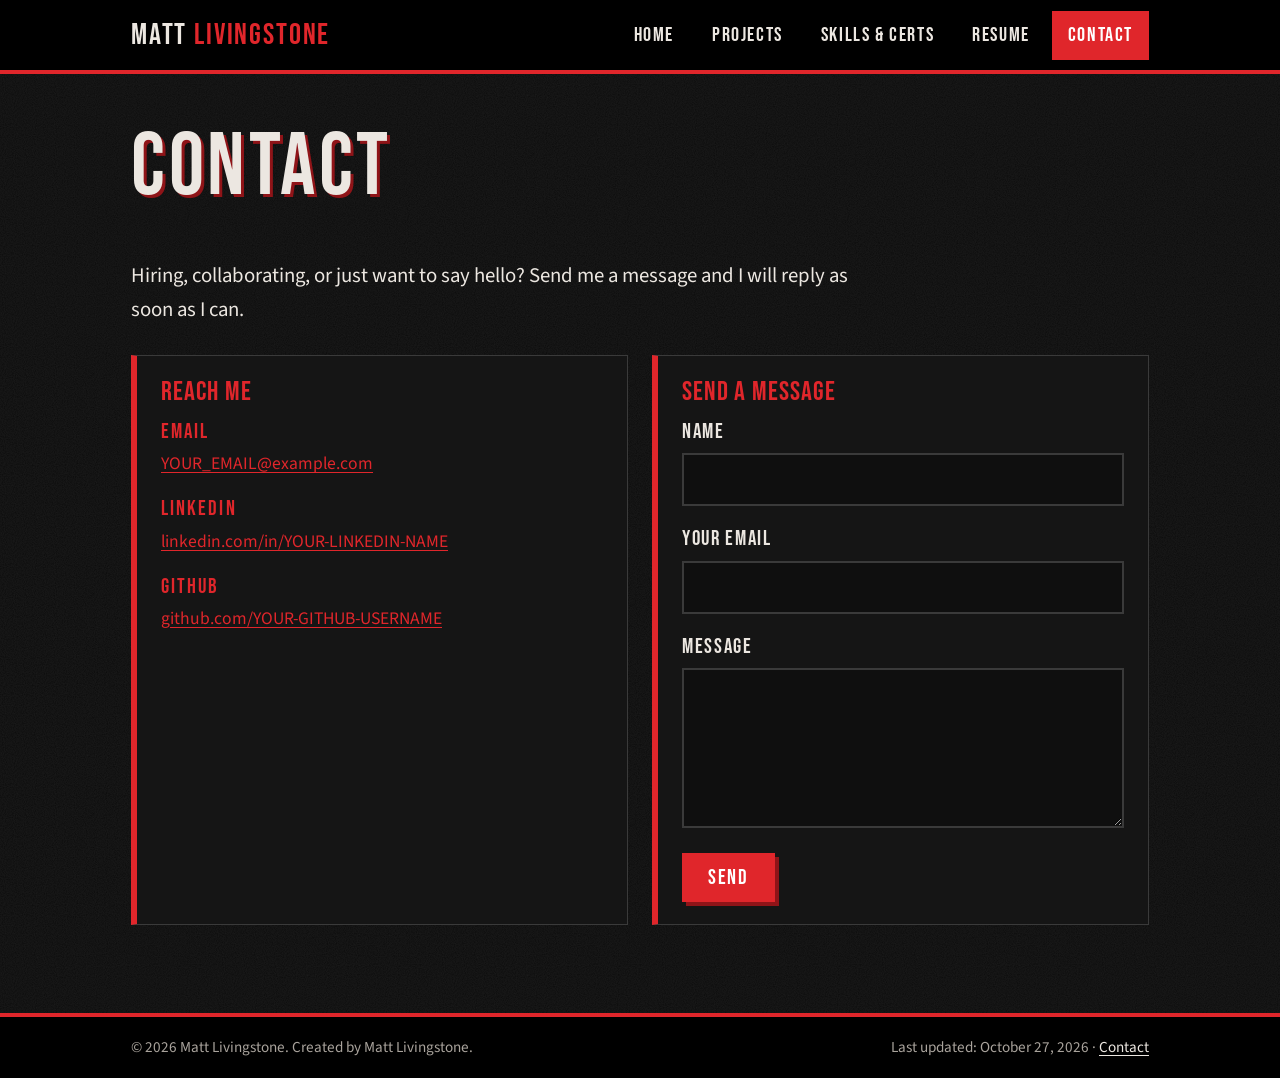
<file: portfolio/contact.html>
<!DOCTYPE html>
<html lang="en">
<head>
  <meta charset="UTF-8">
  <meta name="viewport" content="width=device-width, initial-scale=1">
  <title>Matt Livingstone | Contact</title>
  <meta name="description" content="Contact Matt Livingstone by email, LinkedIn, GitHub or the contact form.">
  <link rel="stylesheet" href="css/style.css">
</head>
<body>

<header class="site-header">
  <div class="bar">
    <a class="logo" href="index.html">MATT <span>LIVINGSTONE</span></a>
    <nav aria-label="Main navigation">
      <ul>
        <li><a href="index.html">Home</a></li>
        <li><a href="projects.html">Projects</a></li>
        <li><a href="skills.html">Skills &amp; Certs</a></li>
        <li><a href="resume.html">Resume</a></li>
        <li><a href="contact.html" aria-current="page">Contact</a></li>
      </ul>
    </nav>
  </div>
</header>

<main>

  <section>
    <h1>Contact</h1>
    <p class="lead">
      Hiring, collaborating, or just want to say hello? Send me a message and I will reply as soon as I can.
    </p>

    <div class="grid two" style="margin-top: 28px;">

      <div class="card">
        <h3>Reach Me</h3>
        <ul class="contact-list">
          <li><strong>Email</strong>
            <a href="mailto:YOUR_EMAIL@example.com">YOUR_EMAIL@example.com</a></li>
          <li><strong>LinkedIn</strong>
            <a href="https://www.linkedin.com/in/YOUR-LINKEDIN-NAME">linkedin.com/in/YOUR-LINKEDIN-NAME</a></li>
          <li><strong>GitHub</strong>
            <a href="https://github.com/YOUR-GITHUB-USERNAME">github.com/YOUR-GITHUB-USERNAME</a></li>
        </ul>
      </div>

      <div class="card">
        <h3>Send a Message</h3>
        <!-- This form opens the visitor's email app, addressed to you.
             To make it send straight from the page instead, see the README (Formspree). -->
        <form action="mailto:YOUR_EMAIL@example.com" method="post" enctype="text/plain">
          <div>
            <label for="name">Name</label>
            <input type="text" id="name" name="Name" required>
          </div>
          <div>
            <label for="email">Your email</label>
            <input type="email" id="email" name="Email" required>
          </div>
          <div>
            <label for="message">Message</label>
            <textarea id="message" name="Message" required></textarea>
          </div>
          <button class="btn" type="submit">Send</button>
        </form>
      </div>

    </div>
  </section>

</main>

<footer class="site-footer">
  <div class="bar">
    <span>&copy; 2026 Matt Livingstone. Created by Matt Livingstone.</span>
    <span>Last updated: October 27, 2026 &middot; <a href="contact.html">Contact</a></span>
  </div>
</footer>

</body>
</html>
</file>
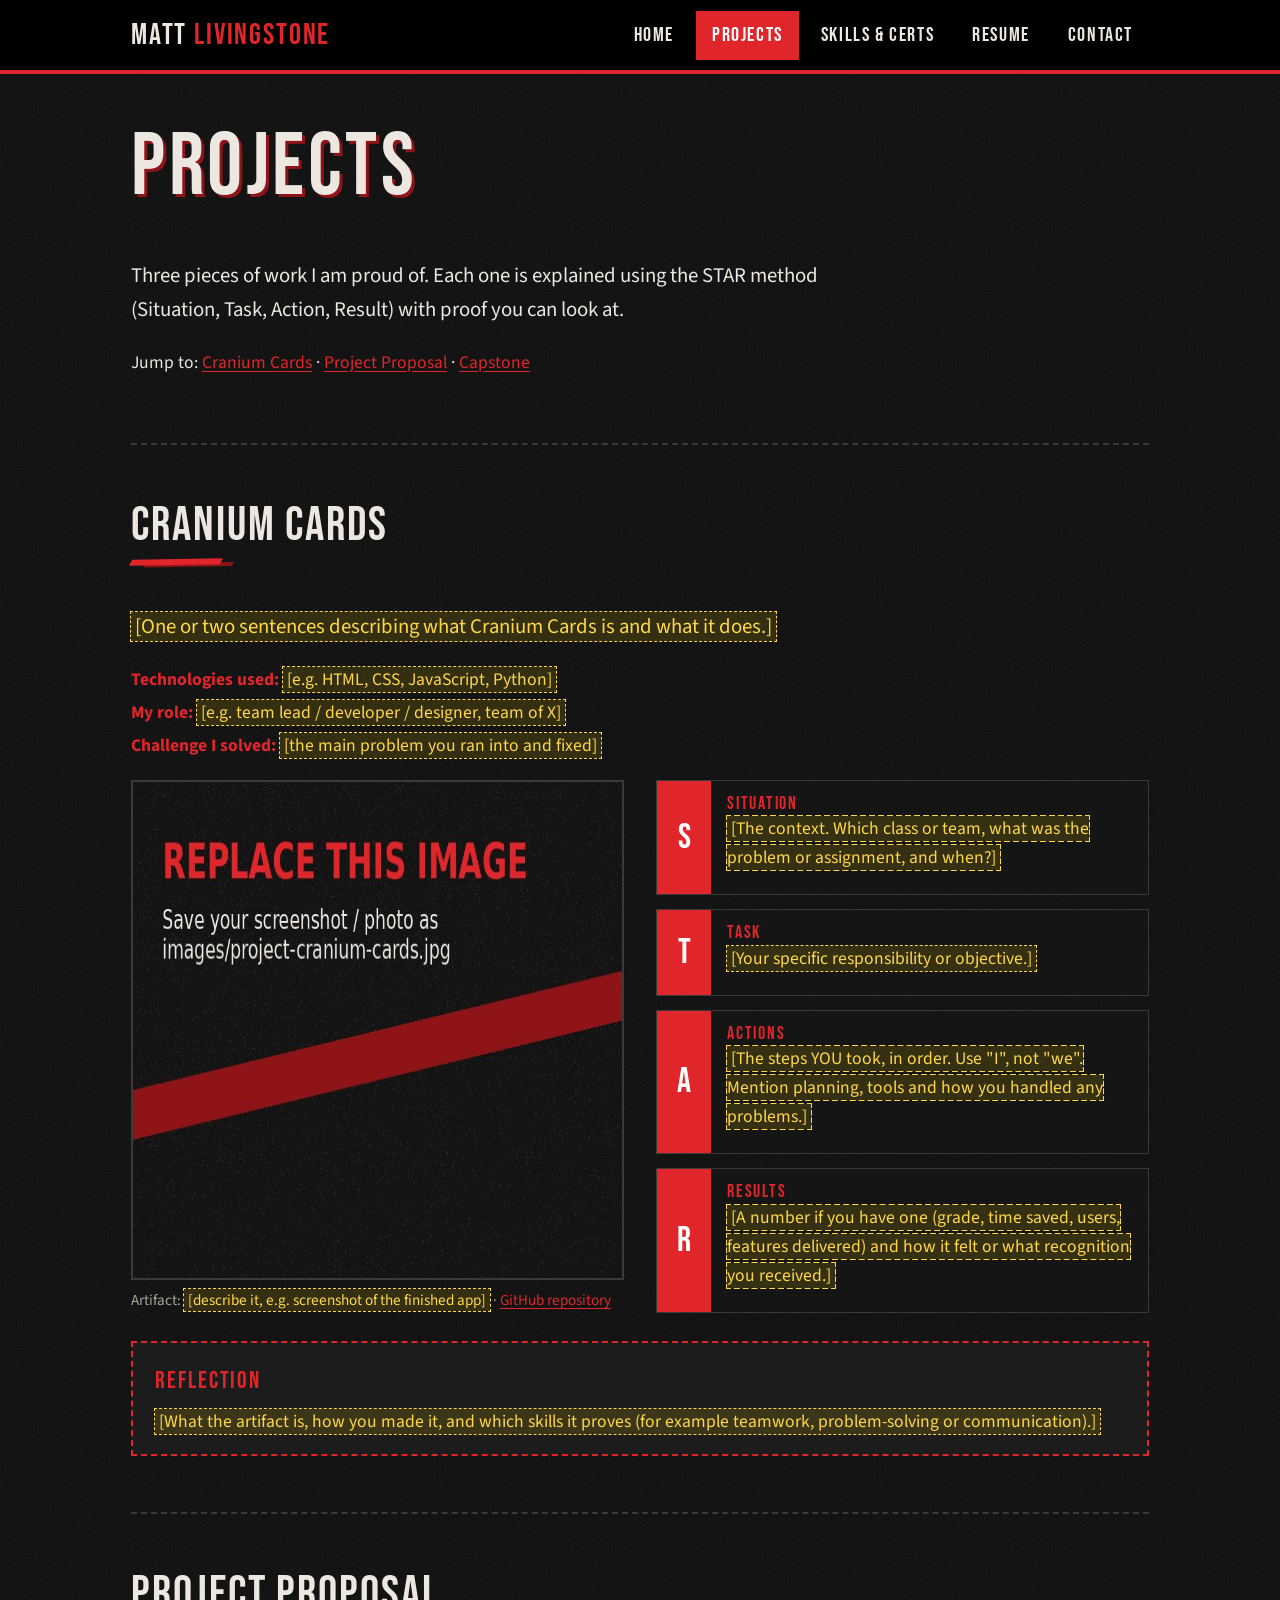
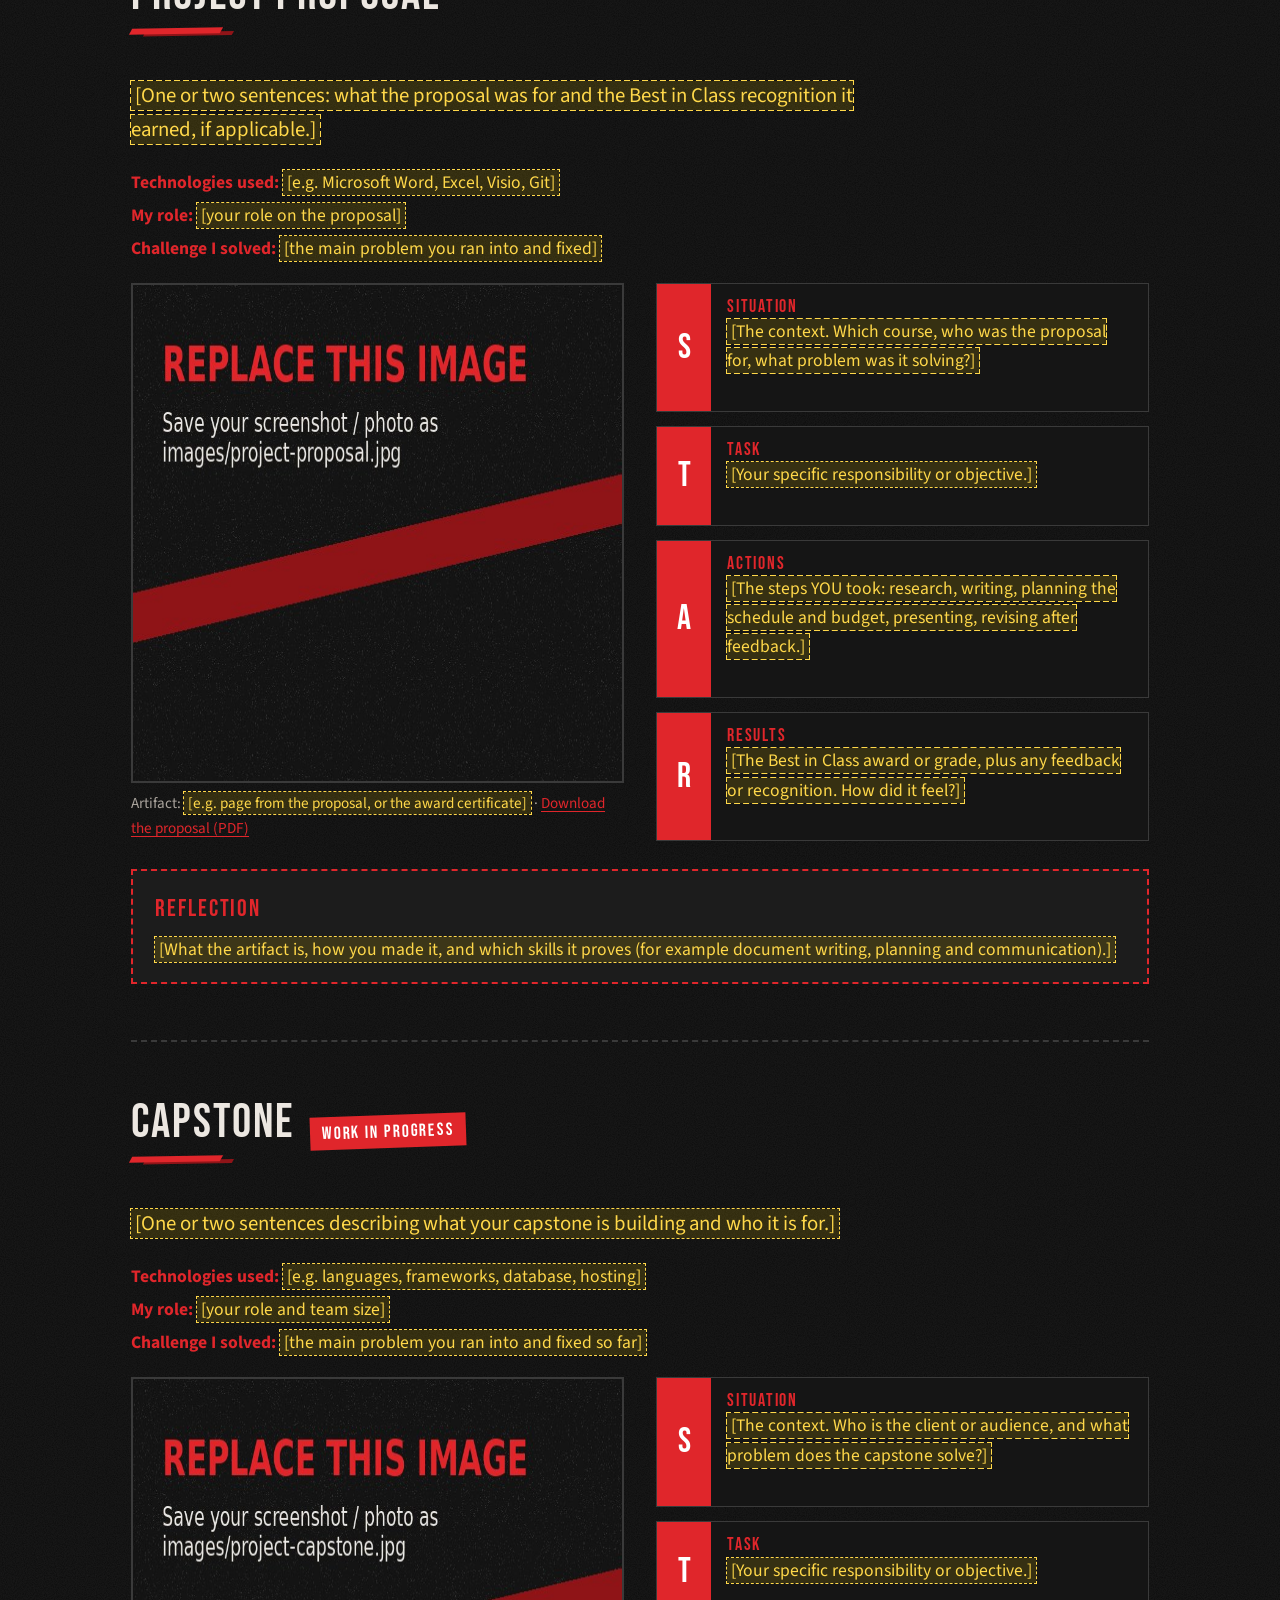
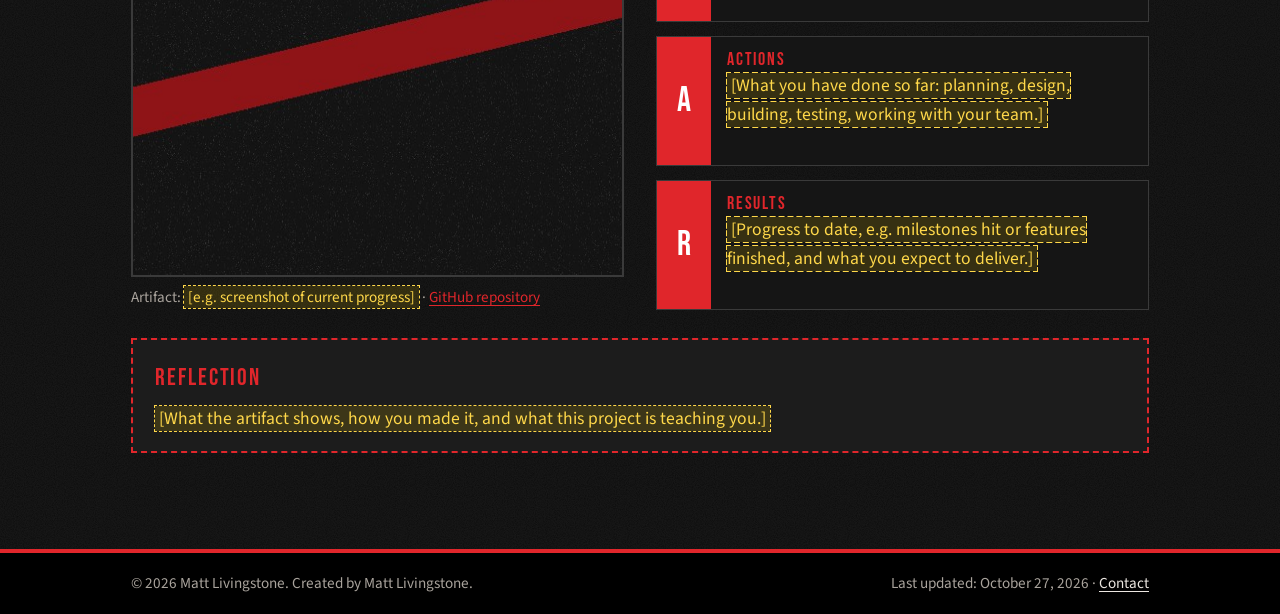
<file: portfolio/projects.html>
<!DOCTYPE html>
<html lang="en">
<head>
  <meta charset="UTF-8">
  <meta name="viewport" content="width=device-width, initial-scale=1">
  <title>Matt Livingstone | Projects</title>
  <meta name="description" content="Three projects by Matt Livingstone, each explained with the STAR method: Situation, Task, Action, Result.">
  <link rel="stylesheet" href="css/style.css">
</head>
<body>

<header class="site-header">
  <div class="bar">
    <a class="logo" href="index.html">MATT <span>LIVINGSTONE</span></a>
    <nav aria-label="Main navigation">
      <ul>
        <li><a href="index.html">Home</a></li>
        <li><a href="projects.html" aria-current="page">Projects</a></li>
        <li><a href="skills.html">Skills &amp; Certs</a></li>
        <li><a href="resume.html">Resume</a></li>
        <li><a href="contact.html">Contact</a></li>
      </ul>
    </nav>
  </div>
</header>

<main>

  <section>
    <h1>Projects</h1>
    <p class="lead">
      Three pieces of work I am proud of. Each one is explained using the STAR method
      (Situation, Task, Action, Result) with proof you can look at.
    </p>
    <p>
      Jump to:
      <a href="#cranium-cards">Cranium Cards</a> &middot;
      <a href="#project-proposal">Project Proposal</a> &middot;
      <a href="#capstone">Capstone</a>
    </p>
  </section>

  <!-- ===================== PROJECT 1 ===================== -->
  <article class="project" id="cranium-cards" style="border-top: 2px dashed var(--line);">
    <div class="project-head">
      <h2>Cranium Cards</h2>
    </div>
    <p class="lead">
      <mark class="fill">[One or two sentences describing what Cranium Cards is and what it does.]</mark>
    </p>

    <ul class="meta">
      <li><strong>Technologies used:</strong> <mark class="fill">[e.g. HTML, CSS, JavaScript, Python]</mark></li>
      <li><strong>My role:</strong> <mark class="fill">[e.g. team lead / developer / designer, team of X]</mark></li>
      <li><strong>Challenge I solved:</strong> <mark class="fill">[the main problem you ran into and fixed]</mark></li>
    </ul>

    <div class="project-body">
      <figure class="artifact">
        <img src="images/project-cranium-cards.jpg" alt="Screenshot of the Cranium Cards project" width="800" height="500">
        <figcaption>
          Artifact: <mark class="fill">[describe it, e.g. screenshot of the finished app]</mark> &middot;
          <a href="https://github.com/YOUR-GITHUB-USERNAME/YOUR-REPO-NAME">GitHub repository</a>
        </figcaption>
      </figure>

      <ol class="star">
        <li><b>S</b><span class="label">Situation</span>
          <mark class="fill">[The context. Which class or team, what was the problem or assignment, and when?]</mark></li>
        <li><b>T</b><span class="label">Task</span>
          <mark class="fill">[Your specific responsibility or objective.]</mark></li>
        <li><b>A</b><span class="label">Actions</span>
          <mark class="fill">[The steps YOU took, in order. Use "I", not "we". Mention planning, tools and how you handled any problems.]</mark></li>
        <li><b>R</b><span class="label">Results</span>
          <mark class="fill">[A number if you have one (grade, time saved, users, features delivered) and how it felt or what recognition you received.]</mark></li>
      </ol>
    </div>

    <div class="reflection">
      <h4>Reflection</h4>
      <p>
        <mark class="fill">[What the artifact is, how you made it, and which skills it proves (for example teamwork, problem-solving or communication).]</mark>
      </p>
    </div>
  </article>

  <!-- ===================== PROJECT 2 ===================== -->
  <article class="project" id="project-proposal" style="border-top: 2px dashed var(--line);">
    <div class="project-head">
      <h2>Project Proposal</h2>
    </div>
    <p class="lead">
      <mark class="fill">[One or two sentences: what the proposal was for and the Best in Class recognition it earned, if applicable.]</mark>
    </p>

    <ul class="meta">
      <li><strong>Technologies used:</strong> <mark class="fill">[e.g. Microsoft Word, Excel, Visio, Git]</mark></li>
      <li><strong>My role:</strong> <mark class="fill">[your role on the proposal]</mark></li>
      <li><strong>Challenge I solved:</strong> <mark class="fill">[the main problem you ran into and fixed]</mark></li>
    </ul>

    <div class="project-body">
      <figure class="artifact">
        <img src="images/project-proposal.jpg" alt="Page from the project proposal document" width="800" height="500">
        <figcaption>
          Artifact: <mark class="fill">[e.g. page from the proposal, or the award certificate]</mark> &middot;
          <a href="downloads/project-proposal.pdf">Download the proposal (PDF)</a>
        </figcaption>
      </figure>

      <ol class="star">
        <li><b>S</b><span class="label">Situation</span>
          <mark class="fill">[The context. Which course, who was the proposal for, what problem was it solving?]</mark></li>
        <li><b>T</b><span class="label">Task</span>
          <mark class="fill">[Your specific responsibility or objective.]</mark></li>
        <li><b>A</b><span class="label">Actions</span>
          <mark class="fill">[The steps YOU took: research, writing, planning the schedule and budget, presenting, revising after feedback.]</mark></li>
        <li><b>R</b><span class="label">Results</span>
          <mark class="fill">[The Best in Class award or grade, plus any feedback or recognition. How did it feel?]</mark></li>
      </ol>
    </div>

    <div class="reflection">
      <h4>Reflection</h4>
      <p>
        <mark class="fill">[What the artifact is, how you made it, and which skills it proves (for example document writing, planning and communication).]</mark>
      </p>
    </div>
  </article>

  <!-- ===================== PROJECT 3 ===================== -->
  <article class="project" id="capstone" style="border-top: 2px dashed var(--line);">
    <div class="project-head">
      <h2>Capstone</h2>
      <span class="status">Work in progress</span>
    </div>
    <p class="lead">
      <mark class="fill">[One or two sentences describing what your capstone is building and who it is for.]</mark>
    </p>

    <ul class="meta">
      <li><strong>Technologies used:</strong> <mark class="fill">[e.g. languages, frameworks, database, hosting]</mark></li>
      <li><strong>My role:</strong> <mark class="fill">[your role and team size]</mark></li>
      <li><strong>Challenge I solved:</strong> <mark class="fill">[the main problem you ran into and fixed so far]</mark></li>
    </ul>

    <div class="project-body">
      <figure class="artifact">
        <img src="images/project-capstone.jpg" alt="Screenshot of the capstone project in progress" width="800" height="500">
        <figcaption>
          Artifact: <mark class="fill">[e.g. screenshot of current progress]</mark> &middot;
          <a href="https://github.com/YOUR-GITHUB-USERNAME/YOUR-CAPSTONE-REPO">GitHub repository</a>
        </figcaption>
      </figure>

      <ol class="star">
        <li><b>S</b><span class="label">Situation</span>
          <mark class="fill">[The context. Who is the client or audience, and what problem does the capstone solve?]</mark></li>
        <li><b>T</b><span class="label">Task</span>
          <mark class="fill">[Your specific responsibility or objective.]</mark></li>
        <li><b>A</b><span class="label">Actions</span>
          <mark class="fill">[What you have done so far: planning, design, building, testing, working with your team.]</mark></li>
        <li><b>R</b><span class="label">Results</span>
          <mark class="fill">[Progress to date, e.g. milestones hit or features finished, and what you expect to deliver.]</mark></li>
      </ol>
    </div>

    <div class="reflection">
      <h4>Reflection</h4>
      <p>
        <mark class="fill">[What the artifact shows, how you made it, and what this project is teaching you.]</mark>
      </p>
    </div>
  </article>

</main>

<footer class="site-footer">
  <div class="bar">
    <span>&copy; 2026 Matt Livingstone. Created by Matt Livingstone.</span>
    <span>Last updated: October 27, 2026 &middot; <a href="contact.html">Contact</a></span>
  </div>
</footer>

</body>
</html>
</file>
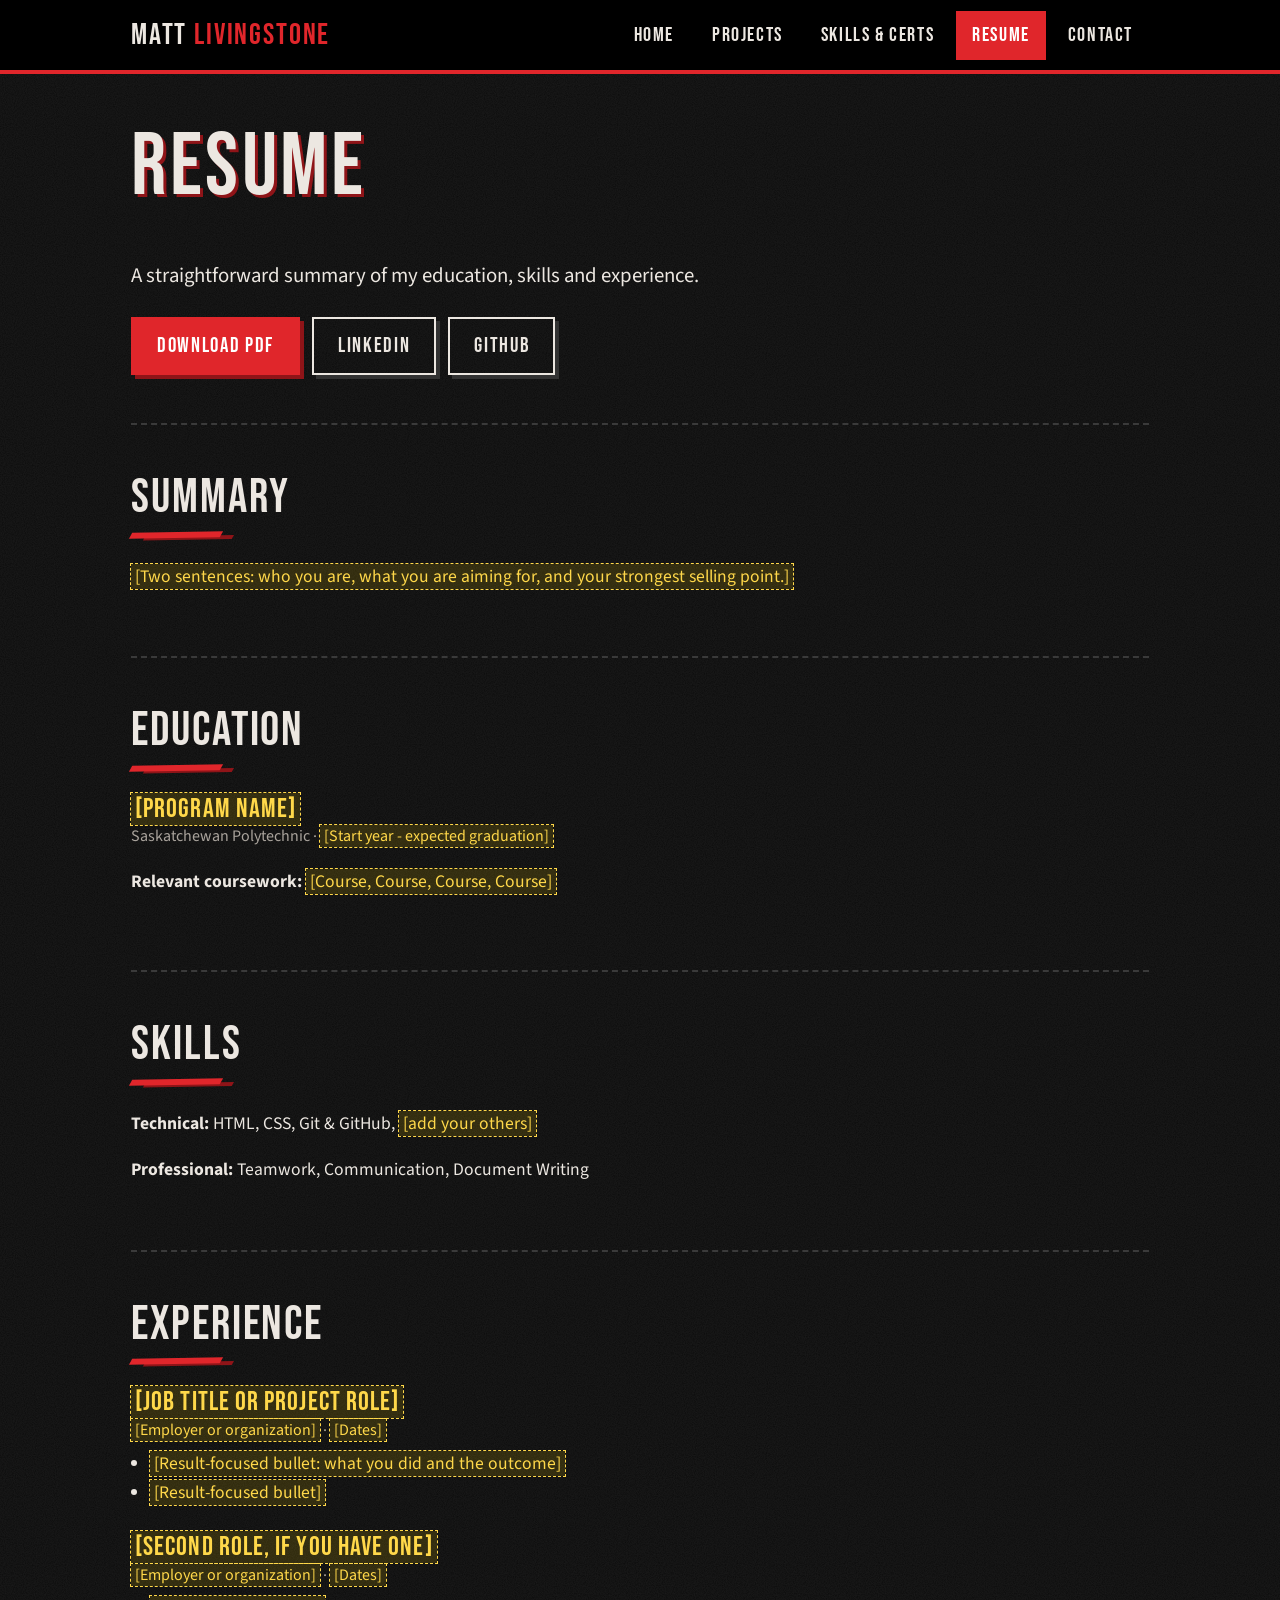
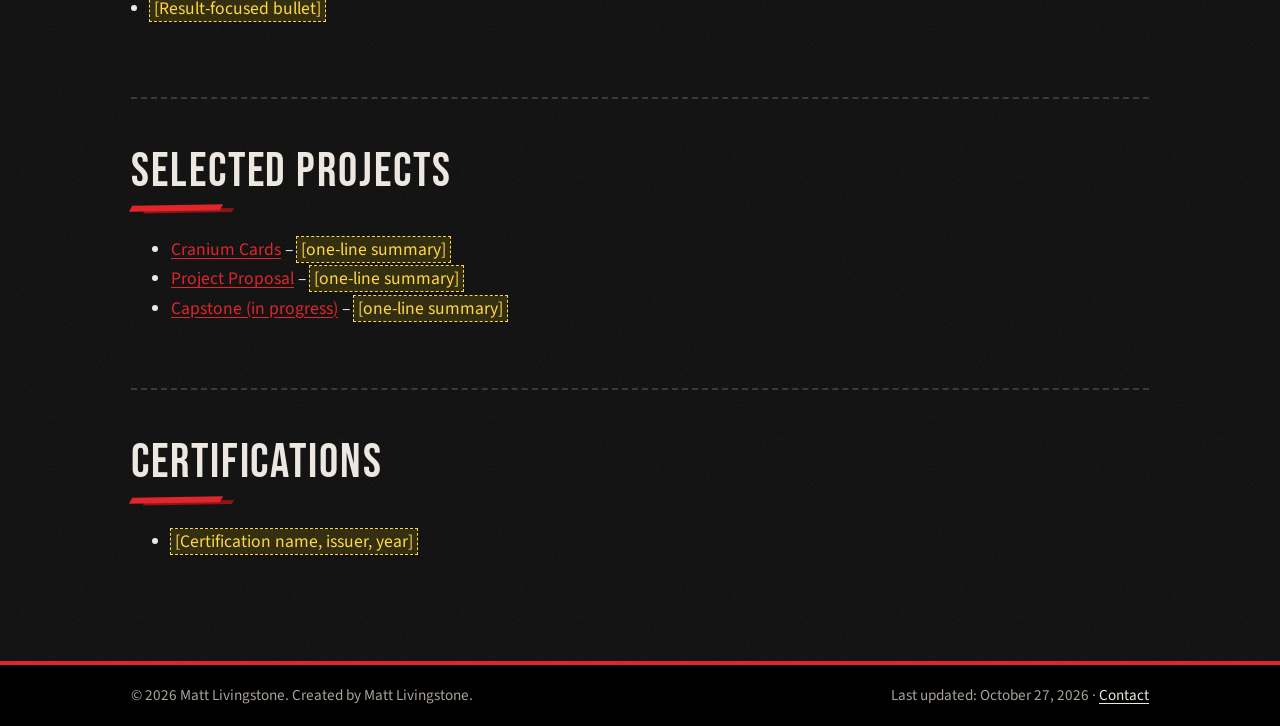
<file: portfolio/resume.html>
<!DOCTYPE html>
<html lang="en">
<head>
  <meta charset="UTF-8">
  <meta name="viewport" content="width=device-width, initial-scale=1">
  <title>Matt Livingstone | Resume</title>
  <meta name="description" content="Resume of Matt Livingstone: education, skills, experience and certifications.">
  <link rel="stylesheet" href="css/style.css">
</head>
<body>

<header class="site-header">
  <div class="bar">
    <a class="logo" href="index.html">MATT <span>LIVINGSTONE</span></a>
    <nav aria-label="Main navigation">
      <ul>
        <li><a href="index.html">Home</a></li>
        <li><a href="projects.html">Projects</a></li>
        <li><a href="skills.html">Skills &amp; Certs</a></li>
        <li><a href="resume.html" aria-current="page">Resume</a></li>
        <li><a href="contact.html">Contact</a></li>
      </ul>
    </nav>
  </div>
</header>

<main>

  <section>
    <h1>Resume</h1>
    <p class="lead">
      A straightforward summary of my education, skills and experience.
    </p>
    <div class="buttons">
      <a class="btn" href="downloads/Matt_Livingstone_Resume.pdf" download>Download PDF</a>
      <a class="btn ghost" href="https://www.linkedin.com/in/YOUR-LINKEDIN-NAME">LinkedIn</a>
      <a class="btn ghost" href="https://github.com/YOUR-GITHUB-USERNAME">GitHub</a>
    </div>
  </section>

  <section id="summary">
    <h2>Summary</h2>
    <p>
      <mark class="fill">[Two sentences: who you are, what you are aiming for, and your strongest selling point.]</mark>
    </p>
  </section>

  <section id="education">
    <h2>Education</h2>
    <div class="resume-item">
      <h3><mark class="fill">[Program name]</mark></h3>
      <p class="when">Saskatchewan Polytechnic &middot; <mark class="fill">[Start year - expected graduation]</mark></p>
      <p><strong>Relevant coursework:</strong> <mark class="fill">[Course, Course, Course, Course]</mark></p>
    </div>
  </section>

  <section id="resume-skills">
    <h2>Skills</h2>
    <p><strong>Technical:</strong> HTML, CSS, Git &amp; GitHub, <mark class="fill">[add your others]</mark></p>
    <p><strong>Professional:</strong> Teamwork, Communication, Document Writing</p>
  </section>

  <section id="experience">
    <h2>Experience</h2>
    <div class="resume-item">
      <h3><mark class="fill">[Job title or project role]</mark></h3>
      <p class="when"><mark class="fill">[Employer or organization]</mark> &middot; <mark class="fill">[Dates]</mark></p>
      <ul>
        <li><mark class="fill">[Result-focused bullet: what you did and the outcome]</mark></li>
        <li><mark class="fill">[Result-focused bullet]</mark></li>
      </ul>
    </div>
    <div class="resume-item">
      <h3><mark class="fill">[Second role, if you have one]</mark></h3>
      <p class="when"><mark class="fill">[Employer or organization]</mark> &middot; <mark class="fill">[Dates]</mark></p>
      <ul>
        <li><mark class="fill">[Result-focused bullet]</mark></li>
      </ul>
    </div>
  </section>

  <section id="resume-projects">
    <h2>Selected Projects</h2>
    <ul>
      <li><a href="projects.html#cranium-cards">Cranium Cards</a> &ndash; <mark class="fill">[one-line summary]</mark></li>
      <li><a href="projects.html#project-proposal">Project Proposal</a> &ndash; <mark class="fill">[one-line summary]</mark></li>
      <li><a href="projects.html#capstone">Capstone (in progress)</a> &ndash; <mark class="fill">[one-line summary]</mark></li>
    </ul>
  </section>

  <section id="resume-certs">
    <h2>Certifications</h2>
    <ul>
      <li><mark class="fill">[Certification name, issuer, year]</mark></li>
    </ul>
  </section>

</main>

<footer class="site-footer">
  <div class="bar">
    <span>&copy; 2026 Matt Livingstone. Created by Matt Livingstone.</span>
    <span>Last updated: October 27, 2026 &middot; <a href="contact.html">Contact</a></span>
  </div>
</footer>

</body>
</html>
</file>
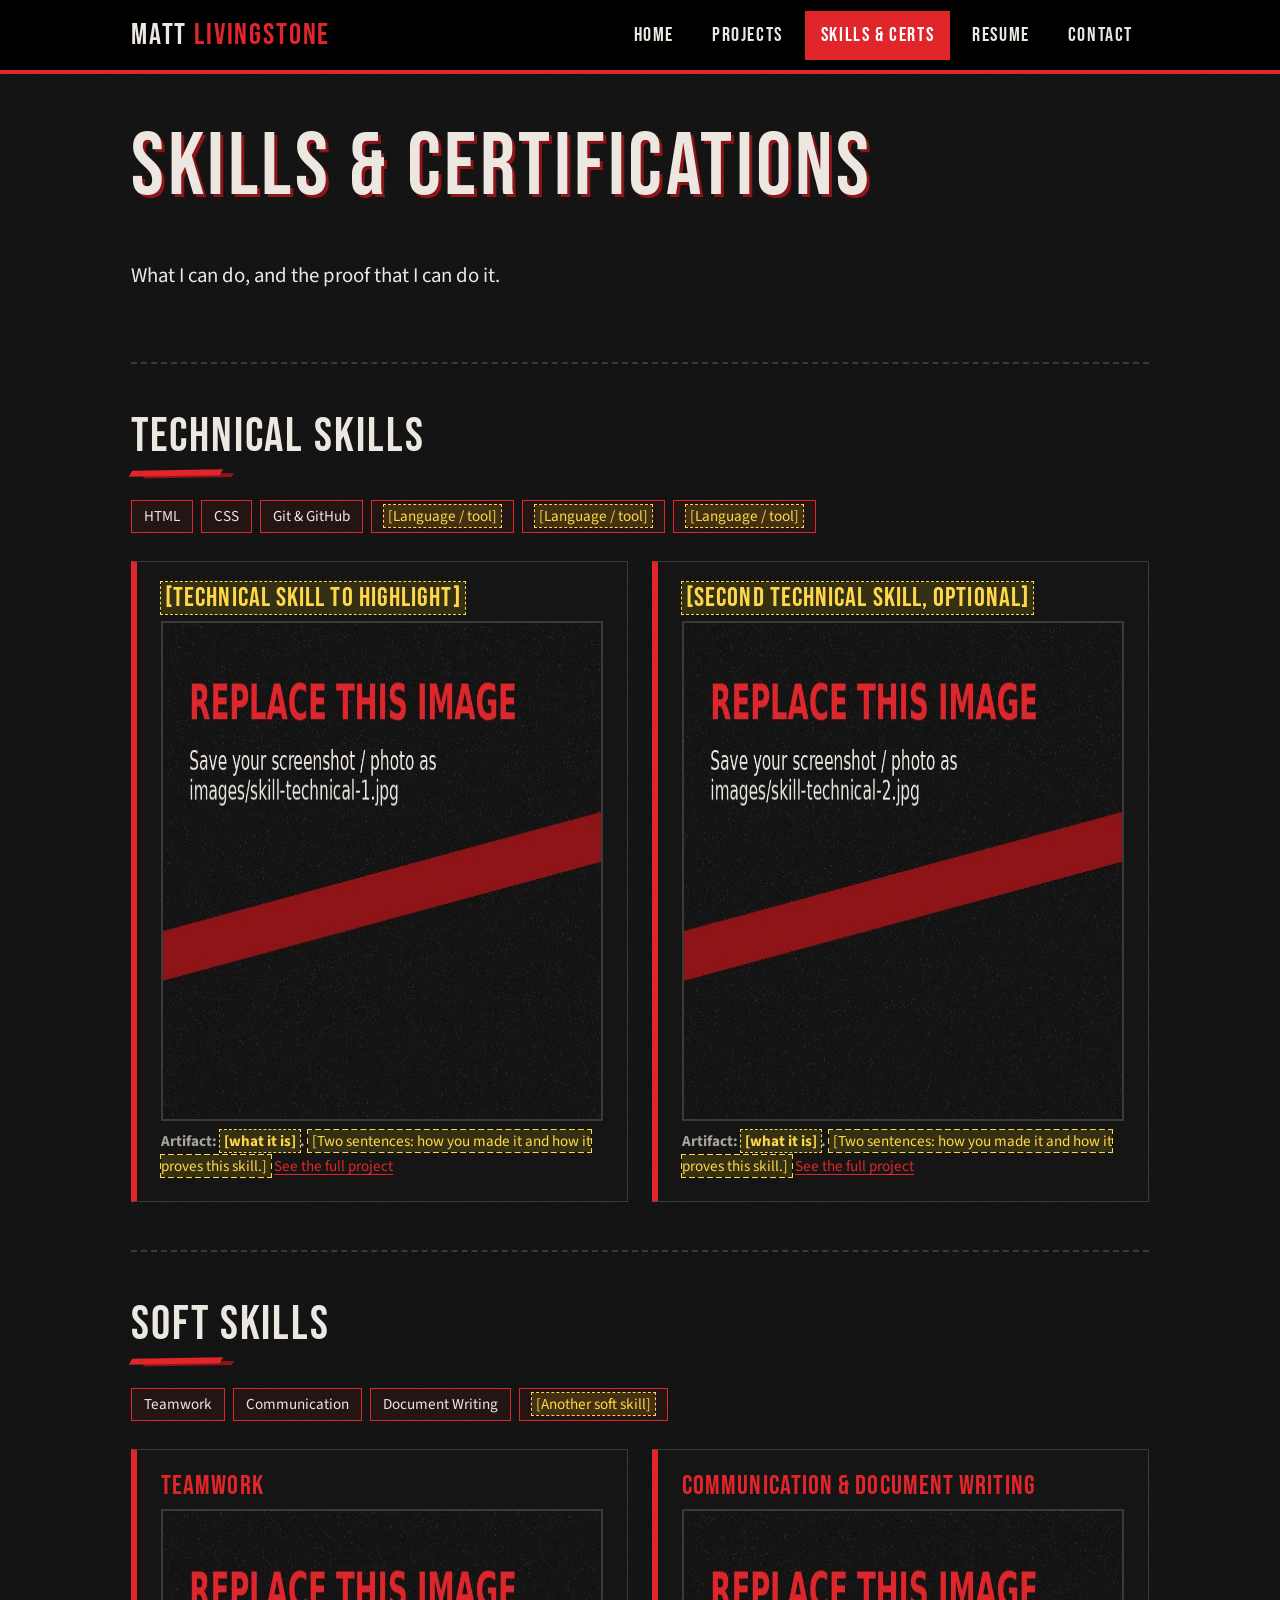
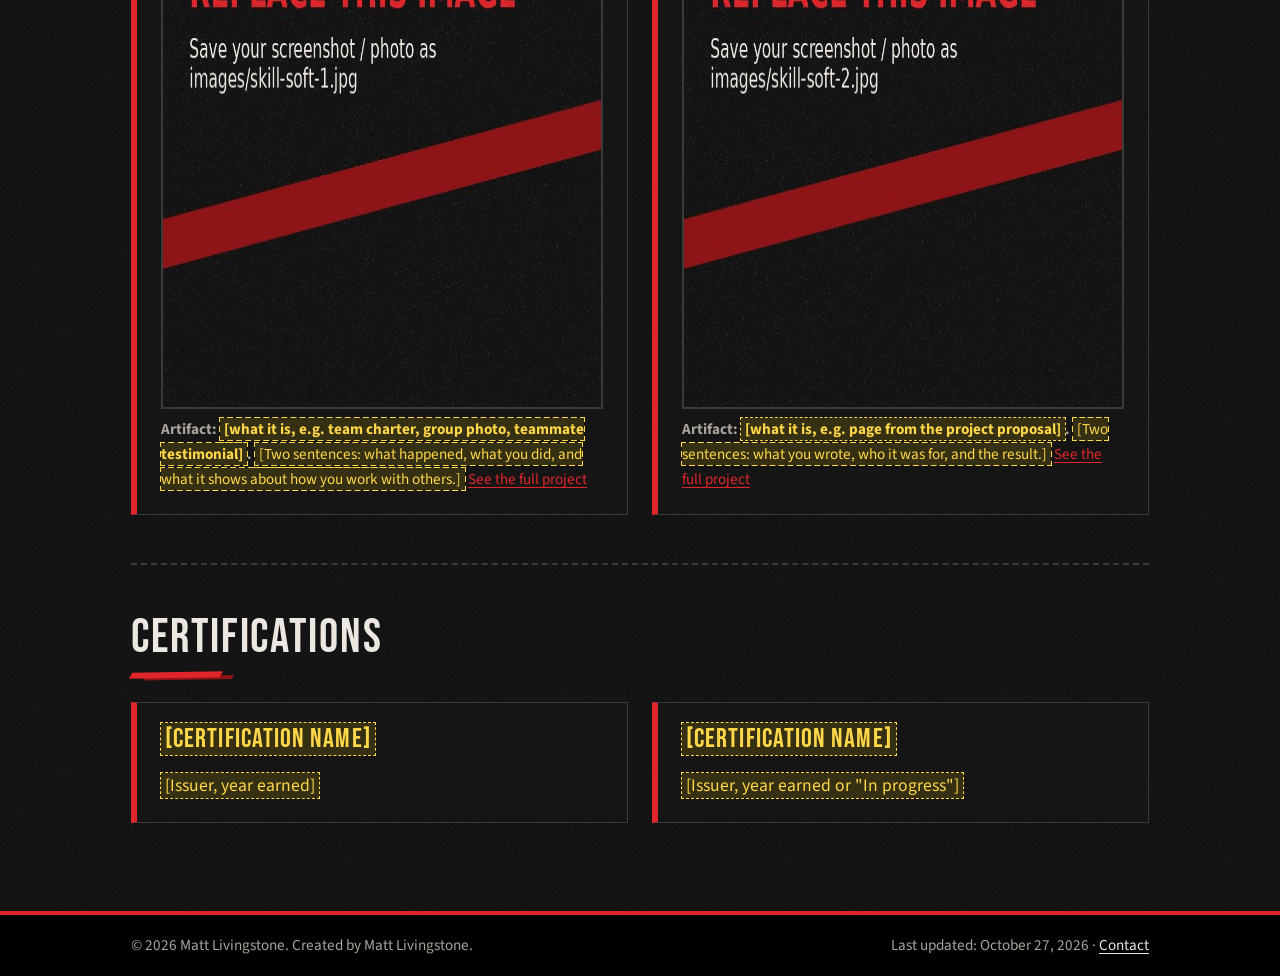
<file: portfolio/skills.html>
<!DOCTYPE html>
<html lang="en">
<head>
  <meta charset="UTF-8">
  <meta name="viewport" content="width=device-width, initial-scale=1">
  <title>Matt Livingstone | Skills &amp; Certifications</title>
  <meta name="description" content="Technical skills, soft skills and certifications of Matt Livingstone, each backed by an example.">
  <link rel="stylesheet" href="css/style.css">
</head>
<body>

<header class="site-header">
  <div class="bar">
    <a class="logo" href="index.html">MATT <span>LIVINGSTONE</span></a>
    <nav aria-label="Main navigation">
      <ul>
        <li><a href="index.html">Home</a></li>
        <li><a href="projects.html">Projects</a></li>
        <li><a href="skills.html" aria-current="page">Skills &amp; Certs</a></li>
        <li><a href="resume.html">Resume</a></li>
        <li><a href="contact.html">Contact</a></li>
      </ul>
    </nav>
  </div>
</header>

<main>

  <section>
    <h1>Skills &amp; Certifications</h1>
    <p class="lead">
      What I can do, and the proof that I can do it.
    </p>
  </section>

  <!-- TECHNICAL SKILLS -->
  <section id="technical">
    <h2>Technical Skills</h2>
    <ul class="tags">
      <li>HTML</li>
      <li>CSS</li>
      <li>Git &amp; GitHub</li>
      <li><mark class="fill">[Language / tool]</mark></li>
      <li><mark class="fill">[Language / tool]</mark></li>
      <li><mark class="fill">[Language / tool]</mark></li>
    </ul>

    <div class="grid two" style="margin-top: 28px;">
      <figure class="artifact card">
        <h3><mark class="fill">[Technical skill to highlight]</mark></h3>
        <img src="images/skill-technical-1.jpg" alt="Example of my technical work" width="800" height="500">
        <figcaption>
          <strong>Artifact: <mark class="fill">[what it is]</mark>.</strong>
          <mark class="fill">[Two sentences: how you made it and how it proves this skill.]</mark>
          <a href="projects.html#cranium-cards">See the full project</a>
        </figcaption>
      </figure>
      <figure class="artifact card">
        <h3><mark class="fill">[Second technical skill, optional]</mark></h3>
        <img src="images/skill-technical-2.jpg" alt="Second example of my technical work" width="800" height="500">
        <figcaption>
          <strong>Artifact: <mark class="fill">[what it is]</mark>.</strong>
          <mark class="fill">[Two sentences: how you made it and how it proves this skill.]</mark>
          <a href="projects.html#capstone">See the full project</a>
        </figcaption>
      </figure>
    </div>
  </section>

  <!-- SOFT SKILLS -->
  <section id="soft">
    <h2>Soft Skills</h2>
    <ul class="tags">
      <li>Teamwork</li>
      <li>Communication</li>
      <li>Document Writing</li>
      <li><mark class="fill">[Another soft skill]</mark></li>
    </ul>

    <div class="grid two" style="margin-top: 28px;">
      <figure class="artifact card">
        <h3>Teamwork</h3>
        <img src="images/skill-soft-1.jpg" alt="Example of my teamwork" width="800" height="500">
        <figcaption>
          <strong>Artifact: <mark class="fill">[what it is, e.g. team charter, group photo, teammate testimonial]</mark>.</strong>
          <mark class="fill">[Two sentences: what happened, what you did, and what it shows about how you work with others.]</mark>
          <a href="projects.html#cranium-cards">See the full project</a>
        </figcaption>
      </figure>
      <figure class="artifact card">
        <h3>Communication &amp; Document Writing</h3>
        <img src="images/skill-soft-2.jpg" alt="Example of my written communication" width="800" height="500">
        <figcaption>
          <strong>Artifact: <mark class="fill">[what it is, e.g. page from the project proposal]</mark>.</strong>
          <mark class="fill">[Two sentences: what you wrote, who it was for, and the result.]</mark>
          <a href="projects.html#project-proposal">See the full project</a>
        </figcaption>
      </figure>
    </div>
  </section>

  <!-- CERTIFICATIONS -->
  <section id="certifications">
    <h2>Certifications</h2>
    <div class="grid two">
      <div class="card">
        <h3><mark class="fill">[Certification name]</mark></h3>
        <p><mark class="fill">[Issuer, year earned]</mark></p>
      </div>
      <div class="card">
        <h3><mark class="fill">[Certification name]</mark></h3>
        <p><mark class="fill">[Issuer, year earned or "In progress"]</mark></p>
      </div>
    </div>
  </section>

</main>

<footer class="site-footer">
  <div class="bar">
    <span>&copy; 2026 Matt Livingstone. Created by Matt Livingstone.</span>
    <span>Last updated: October 27, 2026 &middot; <a href="contact.html">Contact</a></span>
  </div>
</footer>

</body>
</html>
</file>
<file: css/style.css>
/* ==========================================================
   Matt Livingstone – Portfolio
   Red + black, a little grungy, nothing fancy.
   Edit the colours here and the whole site changes.
   ========================================================== */

@import url("https://fonts.googleapis.com/css2?family=Bebas+Neue&family=Source+Sans+3:wght@400;600;700&display=swap");

:root {
  --black: #0b0b0b;
  --panel: #151515;
  --panel-2: #1c1c1c;
  --red: #e0262b;
  --red-dark: #8f1418;
  --text: #ece7e1;
  --muted: #a9a39c;
  --line: #3a3a3a;
}

* { box-sizing: border-box; }

html { scroll-behavior: smooth; }

body {
  margin: 0;
  background-color: var(--black);
  /* subtle film-grain noise drawn with SVG, no image file needed */
  background-image: url("data:image/svg+xml;utf8,<svg xmlns='http://www.w3.org/2000/svg' width='220' height='220'><filter id='n'><feTurbulence type='fractalNoise' baseFrequency='0.9' numOctaves='2' stitchTiles='stitch'/><feColorMatrix values='0 0 0 0 1  0 0 0 0 1  0 0 0 0 1  0 0 0 0.07 0'/></filter><rect width='100%' height='100%' filter='url(%23n)'/></svg>");
  color: var(--text);
  font-family: "Source Sans 3", "Segoe UI", Arial, sans-serif;
  font-size: 1.1rem;
  line-height: 1.65;
}

a { color: var(--red); text-underline-offset: 3px; }
a:hover, a:focus { color: #ff5a5f; }

img { max-width: 100%; display: block; }

/* ---------- Headings ---------- */
h1, h2, h3 {
  font-family: "Bebas Neue", Impact, "Arial Narrow", sans-serif;
  font-weight: 400;
  letter-spacing: 0.04em;
  line-height: 1.05;
  margin: 0 0 0.5em;
}
h1 { font-size: clamp(3rem, 9vw, 5.5rem); text-shadow: 3px 3px 0 var(--red-dark); }
h2 { font-size: clamp(2rem, 5vw, 3rem); color: var(--text); }
h3 { font-size: 1.7rem; color: var(--red); }

/* rough red slash under section headings */
h2::after {
  content: "";
  display: block;
  width: 90px;
  height: 6px;
  margin-top: 8px;
  background: var(--red);
  transform: skewX(-30deg) rotate(-1deg);
  box-shadow: 14px 3px 0 -1px var(--red-dark);
}

/* ---------- Header / navigation ---------- */
.site-header {
  background: #000;
  border-bottom: 4px solid var(--red);
  position: sticky;
  top: 0;
  z-index: 10;
}
.site-header .bar {
  max-width: 1050px;
  margin: 0 auto;
  padding: 10px 16px;
  display: flex;
  flex-wrap: wrap;
  align-items: center;
  justify-content: space-between;
  gap: 8px 24px;
}
.logo {
  font-family: "Bebas Neue", Impact, sans-serif;
  font-size: 1.9rem;
  letter-spacing: 0.06em;
  color: var(--text);
  text-decoration: none;
}
.logo span { color: var(--red); }

nav ul {
  list-style: none;
  margin: 0;
  padding: 0;
  display: flex;
  flex-wrap: wrap;
  gap: 4px 6px;
}
nav a {
  display: block;
  padding: 6px 14px;
  font-family: "Bebas Neue", Impact, sans-serif;
  font-size: 1.25rem;
  letter-spacing: 0.08em;
  color: var(--text);
  text-decoration: none;
  border: 2px solid transparent;
}
nav a:hover, nav a:focus { border-color: var(--red); color: #fff; }
nav a[aria-current="page"] { background: var(--red); color: #fff; }

/* ---------- Layout ---------- */
main { max-width: 1050px; margin: 0 auto; padding: 0 16px; }
section { padding: 48px 0; }
section + section { border-top: 2px dashed var(--line); }

.lead { font-size: 1.3rem; color: var(--text); max-width: 46rem; }
.muted { color: var(--muted); }

/* ---------- Hero (home) ---------- */
.hero {
  display: grid;
  grid-template-columns: 1.4fr 1fr;
  gap: 40px;
  align-items: center;
  padding: 56px 0;
}
.kicker {
  font-family: "Bebas Neue", Impact, sans-serif;
  letter-spacing: 0.15em;
  color: var(--red);
  font-size: 1.4rem;
  margin: 0 0 4px;
}
.buttons { display: flex; flex-wrap: wrap; gap: 12px; margin-top: 24px; }
.btn {
  display: inline-block;
  padding: 10px 24px;
  background: var(--red);
  color: #fff;
  font-family: "Bebas Neue", Impact, sans-serif;
  font-size: 1.3rem;
  letter-spacing: 0.08em;
  text-decoration: none;
  border: 2px solid var(--red);
  box-shadow: 4px 4px 0 var(--red-dark);
}
.btn:hover, .btn:focus { background: #fff; color: var(--black); border-color: #fff; }
.btn.ghost { background: transparent; color: var(--text); border-color: var(--text); box-shadow: 4px 4px 0 #333; }
.btn.ghost:hover, .btn.ghost:focus { background: var(--text); color: var(--black); }

/* photos get a taped / photocopied look */
.photo { position: relative; margin: 0; }
.photo img {
  width: 100%;
  border: 8px solid #e8e2da;
  filter: grayscale(0.35) contrast(1.05);
  box-shadow: 8px 8px 0 var(--red-dark);
  transform: rotate(1.5deg);
}
.photo.alt img { transform: rotate(-1.5deg); }
.photo figcaption { margin-top: 16px; font-size: 0.9rem; color: var(--muted); text-align: center; }

/* ---------- Cards ---------- */
.grid { display: grid; gap: 24px; }
.grid.two { grid-template-columns: repeat(2, 1fr); }
.grid.three { grid-template-columns: repeat(3, 1fr); }

.card {
  background: var(--panel);
  border: 1px solid var(--line);
  border-left: 6px solid var(--red);
  padding: 22px 24px;
}
.card h3 { margin-bottom: 0.3em; }
.card p:last-child { margin-bottom: 0; }

.tags { list-style: none; padding: 0; margin: 0; display: flex; flex-wrap: wrap; gap: 8px; }
.tags li {
  padding: 3px 12px;
  border: 1px solid var(--red);
  font-size: 0.95rem;
  background: rgba(224, 38, 43, 0.08);
}

/* ---------- Projects + STAR ---------- */
.project { padding: 56px 0; }
.project-head { display: flex; flex-wrap: wrap; align-items: baseline; gap: 6px 16px; }
.status {
  font-family: "Bebas Neue", Impact, sans-serif;
  letter-spacing: 0.1em;
  background: var(--red);
  color: #fff;
  padding: 2px 12px;
  font-size: 1.1rem;
  transform: rotate(-2deg);
  display: inline-block;
}
.meta { margin: 0 0 20px; padding: 0; list-style: none; }
.meta li { margin-bottom: 4px; }
.meta strong { color: var(--red); }

.project-body {
  display: grid;
  grid-template-columns: 1fr 1fr;
  gap: 32px;
  margin-top: 16px;
}
.artifact { margin: 0; }
.artifact img { border: 2px solid var(--line); width: 100%; }
.artifact figcaption { font-size: 0.95rem; color: var(--muted); margin-top: 8px; }

.star { margin: 0; padding: 0; list-style: none; display: grid; gap: 14px; }
.star li {
  background: var(--panel);
  border: 1px solid var(--line);
  padding: 12px 16px 12px 70px;
  position: relative;
}
.star li b {
  position: absolute;
  left: 0;
  top: 0;
  bottom: 0;
  width: 54px;
  display: flex;
  align-items: center;
  justify-content: center;
  background: var(--red);
  color: #fff;
  font-family: "Bebas Neue", Impact, sans-serif;
  font-size: 2.2rem;
  font-weight: 400;
}
.star li span.label {
  display: block;
  font-family: "Bebas Neue", Impact, sans-serif;
  letter-spacing: 0.1em;
  color: var(--red);
  font-size: 1.1rem;
  line-height: 1.2;
}
.reflection {
  margin-top: 28px;
  padding: 18px 22px;
  background: var(--panel-2);
  border: 2px dashed var(--red);
}
.reflection h4 {
  margin: 0 0 6px;
  font-family: "Bebas Neue", Impact, sans-serif;
  font-weight: 400;
  font-size: 1.5rem;
  letter-spacing: 0.08em;
  color: var(--red);
}
.reflection p { margin: 0; }

/* ---------- Resume ---------- */
.resume-item { margin-bottom: 26px; }
.resume-item h3 { margin-bottom: 0; }
.resume-item .when { color: var(--muted); margin: 0 0 6px; font-size: 1rem; }
.resume-item ul { margin: 6px 0 0; padding-left: 1.2rem; }

/* ---------- Contact form ---------- */
form { display: grid; gap: 16px; }
label { display: block; font-family: "Bebas Neue", Impact, sans-serif; letter-spacing: 0.08em; font-size: 1.3rem; margin-bottom: 4px; }
input, textarea {
  width: 100%;
  padding: 10px 12px;
  background: #0f0f0f;
  color: var(--text);
  border: 2px solid var(--line);
  font: inherit;
}
input:focus, textarea:focus { outline: none; border-color: var(--red); }
textarea { min-height: 160px; resize: vertical; }
button.btn { cursor: pointer; justify-self: start; }
.contact-list { list-style: none; padding: 0; margin: 0; }
.contact-list li { margin-bottom: 14px; }
.contact-list strong {
  display: block;
  font-family: "Bebas Neue", Impact, sans-serif;
  letter-spacing: 0.1em;
  color: var(--red);
  font-weight: 400;
  font-size: 1.3rem;
}

/* ---------- Things YOU still need to fill in ---------- */
/* Find them by searching the page text for "[" or the class "fill".
   When you replace the text, delete the <mark class="fill"> tags too. */
mark.fill {
  background: rgba(255, 214, 0, 0.14);
  color: #ffd84a;
  padding: 0 4px;
  outline: 1px dashed #ffd84a;
}

/* ---------- Footer ---------- */
.site-footer {
  margin-top: 40px;
  background: #000;
  border-top: 4px solid var(--red);
  color: var(--muted);
  font-size: 0.95rem;
}
.site-footer .bar {
  max-width: 1050px;
  margin: 0 auto;
  padding: 18px 16px;
  display: flex;
  flex-wrap: wrap;
  justify-content: space-between;
  gap: 6px 24px;
}
.site-footer a { color: var(--text); }

/* ---------- Phones / small screens ---------- */
@media (max-width: 800px) {
  .hero, .project-body, .grid.two, .grid.three { grid-template-columns: 1fr; }
  .hero { padding-top: 32px; }
  .site-header { position: static; }
  .photo { max-width: 360px; }
}

@media print {
  body { background: #fff; color: #000; }
  .site-header, .site-footer, .buttons { display: none; }
  .card, .resume-item { border-color: #999; background: #fff; }
}
</file>
<file: portfolio/css/style.css>
/* ==========================================================
   Matt Livingstone – Portfolio
   Red + black, a little grungy, nothing fancy.
   Edit the colours here and the whole site changes.
   ========================================================== */

@import url("https://fonts.googleapis.com/css2?family=Bebas+Neue&family=Source+Sans+3:wght@400;600;700&display=swap");

:root {
  --black: #0b0b0b;
  --panel: #151515;
  --panel-2: #1c1c1c;
  --red: #e0262b;
  --red-dark: #8f1418;
  --text: #ece7e1;
  --muted: #a9a39c;
  --line: #3a3a3a;
}

* { box-sizing: border-box; }

html { scroll-behavior: smooth; }

body {
  margin: 0;
  background-color: var(--black);
  /* subtle film-grain noise drawn with SVG, no image file needed */
  background-image: url("data:image/svg+xml;utf8,<svg xmlns='http://www.w3.org/2000/svg' width='220' height='220'><filter id='n'><feTurbulence type='fractalNoise' baseFrequency='0.9' numOctaves='2' stitchTiles='stitch'/><feColorMatrix values='0 0 0 0 1  0 0 0 0 1  0 0 0 0 1  0 0 0 0.07 0'/></filter><rect width='100%' height='100%' filter='url(%23n)'/></svg>");
  color: var(--text);
  font-family: "Source Sans 3", "Segoe UI", Arial, sans-serif;
  font-size: 1.1rem;
  line-height: 1.65;
}

a { color: var(--red); text-underline-offset: 3px; }
a:hover, a:focus { color: #ff5a5f; }

img { max-width: 100%; display: block; }

/* ---------- Headings ---------- */
h1, h2, h3 {
  font-family: "Bebas Neue", Impact, "Arial Narrow", sans-serif;
  font-weight: 400;
  letter-spacing: 0.04em;
  line-height: 1.05;
  margin: 0 0 0.5em;
}
h1 { font-size: clamp(3rem, 9vw, 5.5rem); text-shadow: 3px 3px 0 var(--red-dark); }
h2 { font-size: clamp(2rem, 5vw, 3rem); color: var(--text); }
h3 { font-size: 1.7rem; color: var(--red); }

/* rough red slash under section headings */
h2::after {
  content: "";
  display: block;
  width: 90px;
  height: 6px;
  margin-top: 8px;
  background: var(--red);
  transform: skewX(-30deg) rotate(-1deg);
  box-shadow: 14px 3px 0 -1px var(--red-dark);
}

/* ---------- Header / navigation ---------- */
.site-header {
  background: #000;
  border-bottom: 4px solid var(--red);
  position: sticky;
  top: 0;
  z-index: 10;
}
.site-header .bar {
  max-width: 1050px;
  margin: 0 auto;
  padding: 10px 16px;
  display: flex;
  flex-wrap: wrap;
  align-items: center;
  justify-content: space-between;
  gap: 8px 24px;
}
.logo {
  font-family: "Bebas Neue", Impact, sans-serif;
  font-size: 1.9rem;
  letter-spacing: 0.06em;
  color: var(--text);
  text-decoration: none;
}
.logo span { color: var(--red); }

nav ul {
  list-style: none;
  margin: 0;
  padding: 0;
  display: flex;
  flex-wrap: wrap;
  gap: 4px 6px;
}
nav a {
  display: block;
  padding: 6px 14px;
  font-family: "Bebas Neue", Impact, sans-serif;
  font-size: 1.25rem;
  letter-spacing: 0.08em;
  color: var(--text);
  text-decoration: none;
  border: 2px solid transparent;
}
nav a:hover, nav a:focus { border-color: var(--red); color: #fff; }
nav a[aria-current="page"] { background: var(--red); color: #fff; }

/* ---------- Layout ---------- */
main { max-width: 1050px; margin: 0 auto; padding: 0 16px; }
section { padding: 48px 0; }
section + section { border-top: 2px dashed var(--line); }

.lead { font-size: 1.3rem; color: var(--text); max-width: 46rem; }
.muted { color: var(--muted); }

/* ---------- Hero (home) ---------- */
.hero {
  display: grid;
  grid-template-columns: 1.4fr 1fr;
  gap: 40px;
  align-items: center;
  padding: 56px 0;
}
.kicker {
  font-family: "Bebas Neue", Impact, sans-serif;
  letter-spacing: 0.15em;
  color: var(--red);
  font-size: 1.4rem;
  margin: 0 0 4px;
}
.buttons { display: flex; flex-wrap: wrap; gap: 12px; margin-top: 24px; }
.btn {
  display: inline-block;
  padding: 10px 24px;
  background: var(--red);
  color: #fff;
  font-family: "Bebas Neue", Impact, sans-serif;
  font-size: 1.3rem;
  letter-spacing: 0.08em;
  text-decoration: none;
  border: 2px solid var(--red);
  box-shadow: 4px 4px 0 var(--red-dark);
}
.btn:hover, .btn:focus { background: #fff; color: var(--black); border-color: #fff; }
.btn.ghost { background: transparent; color: var(--text); border-color: var(--text); box-shadow: 4px 4px 0 #333; }
.btn.ghost:hover, .btn.ghost:focus { background: var(--text); color: var(--black); }

/* photos get a taped / photocopied look */
.photo { position: relative; margin: 0; }
.photo img {
  width: 100%;
  border: 8px solid #e8e2da;
  filter: grayscale(0.35) contrast(1.05);
  box-shadow: 8px 8px 0 var(--red-dark);
  transform: rotate(1.5deg);
}
.photo.alt img { transform: rotate(-1.5deg); }
.photo figcaption { margin-top: 16px; font-size: 0.9rem; color: var(--muted); text-align: center; }

/* ---------- Cards ---------- */
.grid { display: grid; gap: 24px; }
.grid.two { grid-template-columns: repeat(2, 1fr); }
.grid.three { grid-template-columns: repeat(3, 1fr); }

.card {
  background: var(--panel);
  border: 1px solid var(--line);
  border-left: 6px solid var(--red);
  padding: 22px 24px;
}
.card h3 { margin-bottom: 0.3em; }
.card p:last-child { margin-bottom: 0; }

.tags { list-style: none; padding: 0; margin: 0; display: flex; flex-wrap: wrap; gap: 8px; }
.tags li {
  padding: 3px 12px;
  border: 1px solid var(--red);
  font-size: 0.95rem;
  background: rgba(224, 38, 43, 0.08);
}

/* ---------- Projects + STAR ---------- */
.project { padding: 56px 0; }
.project-head { display: flex; flex-wrap: wrap; align-items: baseline; gap: 6px 16px; }
.status {
  font-family: "Bebas Neue", Impact, sans-serif;
  letter-spacing: 0.1em;
  background: var(--red);
  color: #fff;
  padding: 2px 12px;
  font-size: 1.1rem;
  transform: rotate(-2deg);
  display: inline-block;
}
.meta { margin: 0 0 20px; padding: 0; list-style: none; }
.meta li { margin-bottom: 4px; }
.meta strong { color: var(--red); }

.project-body {
  display: grid;
  grid-template-columns: 1fr 1fr;
  gap: 32px;
  margin-top: 16px;
}
.artifact { margin: 0; }
.artifact img { border: 2px solid var(--line); width: 100%; }
.artifact figcaption { font-size: 0.95rem; color: var(--muted); margin-top: 8px; }

.star { margin: 0; padding: 0; list-style: none; display: grid; gap: 14px; }
.star li {
  background: var(--panel);
  border: 1px solid var(--line);
  padding: 12px 16px 12px 70px;
  position: relative;
}
.star li b {
  position: absolute;
  left: 0;
  top: 0;
  bottom: 0;
  width: 54px;
  display: flex;
  align-items: center;
  justify-content: center;
  background: var(--red);
  color: #fff;
  font-family: "Bebas Neue", Impact, sans-serif;
  font-size: 2.2rem;
  font-weight: 400;
}
.star li span.label {
  display: block;
  font-family: "Bebas Neue", Impact, sans-serif;
  letter-spacing: 0.1em;
  color: var(--red);
  font-size: 1.1rem;
  line-height: 1.2;
}
.reflection {
  margin-top: 28px;
  padding: 18px 22px;
  background: var(--panel-2);
  border: 2px dashed var(--red);
}
.reflection h4 {
  margin: 0 0 6px;
  font-family: "Bebas Neue", Impact, sans-serif;
  font-weight: 400;
  font-size: 1.5rem;
  letter-spacing: 0.08em;
  color: var(--red);
}
.reflection p { margin: 0; }

/* ---------- Resume ---------- */
.resume-item { margin-bottom: 26px; }
.resume-item h3 { margin-bottom: 0; }
.resume-item .when { color: var(--muted); margin: 0 0 6px; font-size: 1rem; }
.resume-item ul { margin: 6px 0 0; padding-left: 1.2rem; }

/* ---------- Contact form ---------- */
form { display: grid; gap: 16px; }
label { display: block; font-family: "Bebas Neue", Impact, sans-serif; letter-spacing: 0.08em; font-size: 1.3rem; margin-bottom: 4px; }
input, textarea {
  width: 100%;
  padding: 10px 12px;
  background: #0f0f0f;
  color: var(--text);
  border: 2px solid var(--line);
  font: inherit;
}
input:focus, textarea:focus { outline: none; border-color: var(--red); }
textarea { min-height: 160px; resize: vertical; }
button.btn { cursor: pointer; justify-self: start; }
.contact-list { list-style: none; padding: 0; margin: 0; }
.contact-list li { margin-bottom: 14px; }
.contact-list strong {
  display: block;
  font-family: "Bebas Neue", Impact, sans-serif;
  letter-spacing: 0.1em;
  color: var(--red);
  font-weight: 400;
  font-size: 1.3rem;
}

/* ---------- Things YOU still need to fill in ---------- */
/* Find them by searching the page text for "[" or the class "fill".
   When you replace the text, delete the <mark class="fill"> tags too. */
mark.fill {
  background: rgba(255, 214, 0, 0.14);
  color: #ffd84a;
  padding: 0 4px;
  outline: 1px dashed #ffd84a;
}

/* ---------- Footer ---------- */
.site-footer {
  margin-top: 40px;
  background: #000;
  border-top: 4px solid var(--red);
  color: var(--muted);
  font-size: 0.95rem;
}
.site-footer .bar {
  max-width: 1050px;
  margin: 0 auto;
  padding: 18px 16px;
  display: flex;
  flex-wrap: wrap;
  justify-content: space-between;
  gap: 6px 24px;
}
.site-footer a { color: var(--text); }

/* ---------- Phones / small screens ---------- */
@media (max-width: 800px) {
  .hero, .project-body, .grid.two, .grid.three { grid-template-columns: 1fr; }
  .hero { padding-top: 32px; }
  .site-header { position: static; }
  .photo { max-width: 360px; }
}

@media print {
  body { background: #fff; color: #000; }
  .site-header, .site-footer, .buttons { display: none; }
  .card, .resume-item { border-color: #999; background: #fff; }
}
</file>
